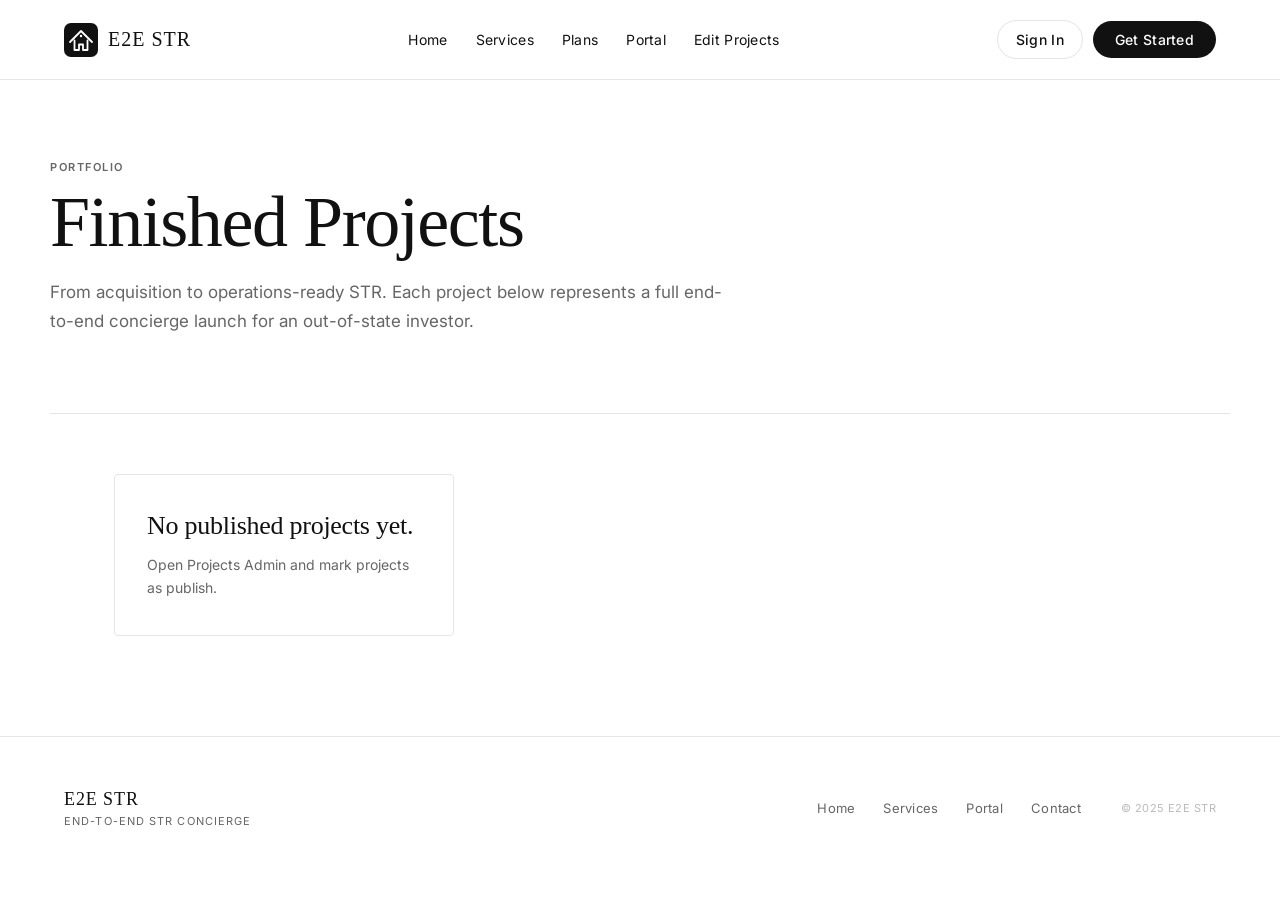
<file: case-studies.html>
<!doctype html>
<html lang="en">
<head>
  <meta charset="utf-8" />
  <meta name="viewport" content="width=device-width, initial-scale=1" />
  <title>Finished Projects | E2E STR</title>
  <link rel="preconnect" href="https://fonts.googleapis.com" />
  <link href="https://fonts.googleapis.com/css2?family=Cormorant+Garant:wght@300;400;500;600&family=Inter:wght@400;500;600&display=swap" rel="stylesheet" />
  <link rel="stylesheet" href="styles.css" />
  <link rel="icon" href="favicon.svg" type="image/svg+xml" />
</head>
<body>
  <header class="site-nav">
    <a class="brand" href="index.html">
      <svg class="brand-mark" width="34" height="34" viewBox="0 0 34 34" fill="none" xmlns="http://www.w3.org/2000/svg"><rect width="34" height="34" rx="7" fill="#111"/><path d="M6 19L17 8L28 19" stroke="white" stroke-width="1.8" stroke-linecap="round" stroke-linejoin="round"/><path d="M10.5 17.5V27H15V21.5H19V27H23.5V17.5" stroke="white" stroke-width="1.8" stroke-linecap="round" stroke-linejoin="round"/><circle cx="17" cy="13" r="1.2" fill="white"/></svg>
      E2E STR
    </a>
    <nav>
      <a href="index.html">Home</a>
      <a href="services.html">Services</a>
      <a href="plans.html">Plans</a>
      <a href="portal.html">Portal</a>
      <a href="projects-admin.html">Edit Projects</a>
    </nav>
    <div class="nav-actions">
      <a class="nav-signin" href="login.html">Sign In</a>
      <a class="nav-cta" href="plans.html">Get Started</a>
    </div>
  </header>

  <main>
    <section class="cs-hero page-wrap">
      <p class="eyebrow">Portfolio</p>
      <h1>Finished Projects</h1>
      <p class="lead">From acquisition to operations-ready STR. Each project below represents a full end-to-end concierge launch for an out-of-state investor.</p>
    </section>
    <section class="page-wrap" style="padding-bottom: 100px;">
      <div id="projects" class="projects-grid"></div>
    </section>
  </main>

  <footer class="site-footer">
    <div class="footer-inner">
      <div class="footer-brand">
        <span class="footer-name">E2E STR</span>
        <span class="footer-tagline">End-to-End STR Concierge</span>
      </div>
      <nav class="footer-links">
        <a href="index.html">Home</a>
        <a href="index.html#services">Services</a>
        <a href="portal.html">Portal</a>
        <a href="mailto:hello@e2estr.com">Contact</a>
      </nav>
      <span class="footer-copy">&copy; 2025 E2E STR</span>
    </div>
  </footer>

  <script src="auth.js"></script>
  <script src="projects.js"></script>
</body>
</html>
</file>
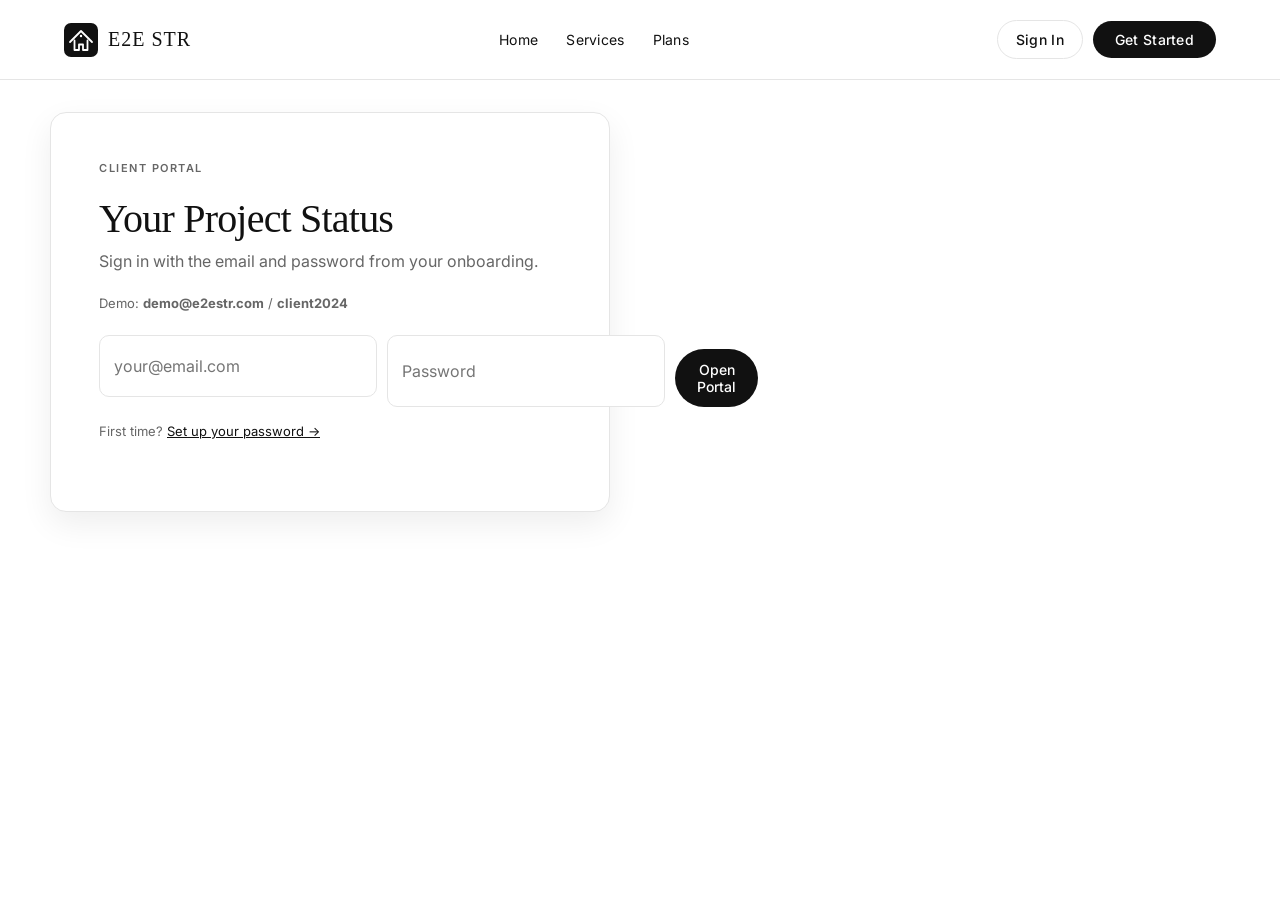
<file: client.html>
<!doctype html>
<html lang="en">
<head>
  <meta charset="utf-8" />
  <meta name="viewport" content="width=device-width, initial-scale=1" />
  <title>Client Portal | E2E STR</title>
  <meta name="robots" content="noindex,nofollow" />
  <link rel="preconnect" href="https://fonts.googleapis.com" />
  <link href="https://fonts.googleapis.com/css2?family=Cormorant+Garant:wght@300;400;500;600&family=Inter:wght@400;500;600&display=swap" rel="stylesheet" />
  <link rel="stylesheet" href="styles.css" />
  <link rel="icon" href="favicon.svg" type="image/svg+xml" />
</head>
<body data-page="client">

  <header class="site-nav">
    <a class="brand" href="index.html">
      <svg class="brand-mark" width="34" height="34" viewBox="0 0 34 34" fill="none" xmlns="http://www.w3.org/2000/svg"><rect width="34" height="34" rx="7" fill="#111"/><path d="M6 19L17 8L28 19" stroke="white" stroke-width="1.8" stroke-linecap="round" stroke-linejoin="round"/><path d="M10.5 17.5V27H15V21.5H19V27H23.5V17.5" stroke="white" stroke-width="1.8" stroke-linecap="round" stroke-linejoin="round"/><circle cx="17" cy="13" r="1.2" fill="white"/></svg>
      E2E STR
    </a>
    <nav>
      <a href="index.html">Home</a>
      <a href="services.html">Services</a>
      <a href="plans.html">Plans</a>
    </nav>
    <div class="nav-actions">
      <a class="nav-signin" href="login.html">Sign In</a>
      <a class="nav-cta" href="plans.html">Get Started</a>
    </div>
  </header>

  <main class="app-shell client-shell">

    <!-- Login -->
    <section id="login" class="login-card">
      <p class="eyebrow">Client Portal</p>
      <h1>Your Project Status</h1>
      <p>Sign in with the email and password from your onboarding.</p>
      <p style="color:var(--muted);font-size:13px;">Demo: <strong>demo@e2estr.com</strong> / <strong>client2024</strong></p>
      <form id="loginForm" novalidate>
        <input id="cpEmail" type="email" placeholder="your@email.com" autocomplete="email" required style="margin-bottom:10px;" />
        <input id="cpPassword" type="password" placeholder="Password" autocomplete="current-password" required />
        <p id="cpError" style="color:#991b1b;font-size:13px;margin:8px 0 0;display:none;"></p>
        <button class="button primary" type="submit" style="margin-top:14px;">Open Portal</button>
      </form>
      <p style="margin-top:16px;font-size:13px;color:var(--muted);">
        First time? <a href="login.html#setup" style="color:var(--dark);text-decoration:underline;">Set up your password &rarr;</a>
      </p>
    </section>

    <!-- App -->
    <section id="app" class="hidden">
      <div class="cp-shell">

        <!-- Project header -->
        <div style="margin-bottom:8px;">
          <p class="eyebrow">Client Dashboard</p>
          <h1 id="projectName" style="margin-bottom:8px;"></h1>
          <p id="projectSubtitle" style="color:var(--muted);font-size:14px;margin:0;"></p>
        </div>

        <!-- Stage stepper -->
        <div id="clientStageStepper"></div>

        <!-- Primary card: action needed OR all clear -->
        <div id="clientPrimaryCard"></div>

        <!-- Stage summary cards -->
        <div id="clientStageSummary" class="cp-stage-grid"></div>

        <!-- Detail tabs -->
        <div class="cp-detail-tabs">
          <nav class="cp-tab-nav">
            <button class="cp-tab-btn active" data-cp-tab="timeline">Timeline</button>
            <button class="cp-tab-btn" data-cp-tab="budget">Budget</button>
            <button class="cp-tab-btn" data-cp-tab="details">Project Details</button>
          </nav>
          <div id="cp-panel-timeline" class="cp-tab-panel active">
            <div id="clientStageAccordions"></div>
          </div>
          <div id="cp-panel-budget" class="cp-tab-panel">
            <div id="clientBudgetContent"></div>
          </div>
          <div id="cp-panel-details" class="cp-tab-panel">
            <div id="clientDetailsContent"></div>
          </div>
        </div>

      </div>
    </section>

  </main>

  <script src="auth.js"></script>
  <script src="app.js"></script>
</body>
</html>
</file>
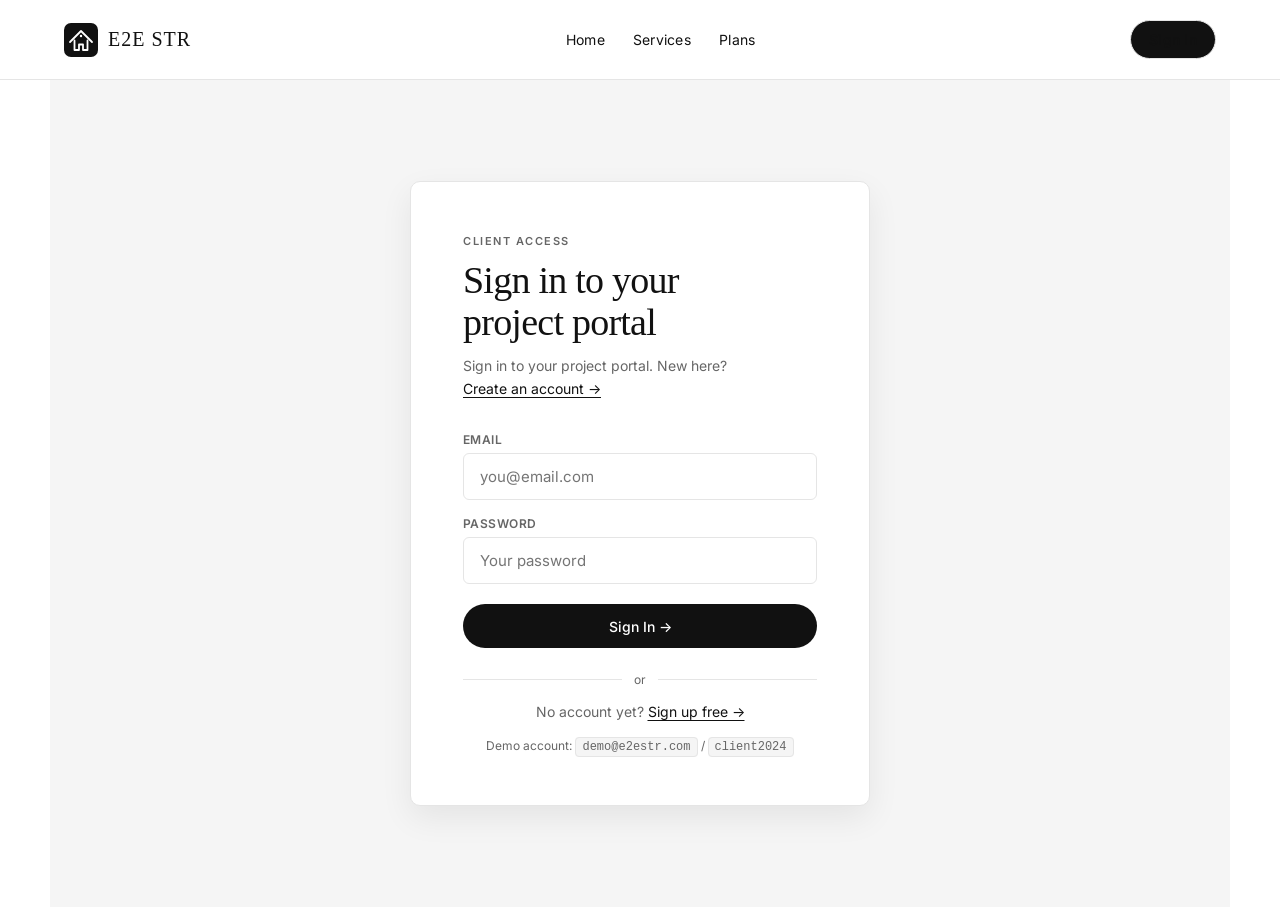
<file: login.html>
<!doctype html>
<html lang="en">
<head>
  <meta charset="utf-8" />
  <meta name="viewport" content="width=device-width, initial-scale=1" />
  <title>Sign In | E2E STR</title>
  <meta name="robots" content="noindex,nofollow" />
  <link rel="preconnect" href="https://fonts.googleapis.com" />
  <link href="https://fonts.googleapis.com/css2?family=Cormorant+Garant:wght@300;400;500;600&family=Inter:wght@400;500;600&display=swap" rel="stylesheet" />
  <link rel="stylesheet" href="styles.css" />
  <link rel="icon" href="favicon.svg" type="image/svg+xml" />
</head>
<body>

  <header class="site-nav">
    <a class="brand" href="index.html">
      <svg class="brand-mark" width="34" height="34" viewBox="0 0 34 34" fill="none" xmlns="http://www.w3.org/2000/svg">
        <rect width="34" height="34" rx="7" fill="#111"/>
        <path d="M6 19L17 8L28 19" stroke="white" stroke-width="1.8" stroke-linecap="round" stroke-linejoin="round"/>
        <path d="M10.5 17.5V27H15V21.5H19V27H23.5V17.5" stroke="white" stroke-width="1.8" stroke-linecap="round" stroke-linejoin="round"/>
        <circle cx="17" cy="13" r="1.2" fill="white"/>
      </svg>
      E2E STR
    </a>
    <nav>
      <a href="index.html">Home</a>
      <a href="services.html">Services</a>
      <a href="plans.html">Plans</a>
    </nav>
    <a class="nav-signin nav-cta" href="login.html">Sign In</a>
  </header>

  <main class="auth-shell">

    <!-- ── Sign In panel ─────────────────────────────────────────── -->
    <div id="panelSignin" class="auth-card">
      <div class="auth-card-head">
        <p class="eyebrow">Client Access</p>
        <h1 class="auth-title">Sign in to your<br>project portal</h1>
        <p class="auth-sub">Sign in to your project portal. New here? <button class="auth-link-btn" id="toSetup2">Create an account &rarr;</button></p>
      </div>

      <form id="signinForm" novalidate>
        <label class="auth-field">
          <span>Email</span>
          <input id="siEmail" type="email" placeholder="you@email.com" autocomplete="email" required />
        </label>
        <label class="auth-field">
          <span>Password</span>
          <input id="siPassword" type="password" placeholder="Your password" autocomplete="current-password" required />
        </label>
        <p id="siError" class="auth-error hidden"></p>
        <button type="submit" class="button primary auth-submit">Sign In &rarr;</button>
      </form>

      <div class="auth-divider"><span>or</span></div>
      <p class="auth-switch">No account yet? <button class="auth-link-btn" id="toSetup">Sign up free &rarr;</button></p>
      <p class="auth-demo-note">Demo account: <code>demo@e2estr.com</code> / <code>client2024</code></p>
    </div>

    <!-- ── Sign Up panel ────────────────────────────────────────── -->
    <div id="panelSetup" class="auth-card hidden">
      <div class="auth-card-head">
        <p class="eyebrow">Create Account</p>
        <h1 class="auth-title">Sign up for<br>your client portal</h1>
        <p class="auth-sub">Create a free account to track your project. Once you start a project with us, your dashboard will be ready to go.</p>
      </div>

      <form id="setupForm" novalidate>
        <label class="auth-field">
          <span>Full Name</span>
          <input id="suName" type="text" placeholder="Your name" autocomplete="name" required />
        </label>
        <label class="auth-field">
          <span>Email</span>
          <input id="suEmail" type="email" placeholder="you@email.com" autocomplete="email" required />
        </label>
        <label class="auth-field">
          <span>Password</span>
          <input id="suPassword" type="password" placeholder="At least 8 characters" autocomplete="new-password" required minlength="8" />
        </label>
        <label class="auth-field">
          <span>Confirm password</span>
          <input id="suConfirm" type="password" placeholder="Repeat password" autocomplete="new-password" required />
        </label>
        <p id="suError" class="auth-error hidden"></p>
        <button type="submit" class="button primary auth-submit">Create Account &rarr;</button>
      </form>

      <p class="auth-switch"><button class="auth-link-btn" id="toSignin">&larr; Back to sign in</button></p>
    </div>

    <!-- ── Success panel ─────────────────────────────────────────── -->
    <div id="panelSuccess" class="auth-card hidden">
      <div class="auth-card-head">
        <div class="auth-success-icon">&#10003;</div>
        <h1 class="auth-title" id="successTitle">Welcome back</h1>
        <p id="successMsg" class="auth-sub"></p>
      </div>
      <p id="successRedirect" class="auth-redirect-note">Redirecting you now&hellip;</p>
    </div>

  </main>

  <script src="auth.js"></script>
  <script>
  (function () {
    var panels = {
      signin:  document.getElementById('panelSignin'),
      setup:   document.getElementById('panelSetup'),
      success: document.getElementById('panelSuccess')
    };

    function show(name) {
      Object.keys(panels).forEach(function (k) {
        panels[k].classList.toggle('hidden', k !== name);
      });
    }

    /* ── Sign In ──────────────────────────────────────────────────── */
    document.getElementById('signinForm').addEventListener('submit', function (e) {
      e.preventDefault();
      var email    = document.getElementById('siEmail').value.trim();
      var password = document.getElementById('siPassword').value;
      var errEl    = document.getElementById('siError');

      var result = E2EAuth.login(email, password);

      if (result.ok) {
        var user = result.user;
        document.getElementById('successTitle').textContent =
          'Welcome' + (user.name ? ', ' + user.name.split(' ')[0] : '') + '.';
        document.getElementById('successMsg').textContent =
          'Taking you to your portal now.';
        show('success');
        setTimeout(function () { window.location.href = 'client.html'; }, 1400);
        return;
      }

      errEl.classList.remove('hidden');
      if (result.reason === 'no_account') {
        errEl.textContent = "We don't have an account for that email. If you're a new client, check your onboarding email — or view our plans below.";
      } else if (result.reason === 'needs_setup') {
        errEl.textContent = 'This account hasn\'t been set up yet. Click "Set up your account" below to create your password.';
      } else {
        errEl.textContent = 'Incorrect password. Please try again.';
      }
    });

    /* ── Sign Up ──────────────────────────────────────────────────── */
    document.getElementById('setupForm').addEventListener('submit', function (e) {
      e.preventDefault();
      var name     = document.getElementById('suName').value.trim();
      var email    = document.getElementById('suEmail').value.trim();
      var pass     = document.getElementById('suPassword').value;
      var confirm  = document.getElementById('suConfirm').value;
      var errEl    = document.getElementById('suError');

      errEl.classList.add('hidden');

      if (!name) {
        errEl.textContent = 'Please enter your name.';
        errEl.classList.remove('hidden');
        return;
      }
      if (pass.length < 8) {
        errEl.textContent = 'Password must be at least 8 characters.';
        errEl.classList.remove('hidden');
        return;
      }
      if (pass !== confirm) {
        errEl.textContent = 'Passwords do not match.';
        errEl.classList.remove('hidden');
        return;
      }

      // If they already have an account (e.g. paying client), just set/update password
      var existing = E2EAuth.findUser(email);
      if (existing) {
        E2EAuth.setPassword(email, pass);
        E2EAuth.setSession(existing);
        document.getElementById('successTitle').textContent =
          'Welcome back' + (existing.name ? ', ' + existing.name.split(' ')[0] : '') + '.';
        document.getElementById('successMsg').textContent = 'Taking you to your portal now.';
        show('success');
        setTimeout(function () { window.location.href = 'client.html'; }, 1400);
        return;
      }

      // Brand new account — anyone can sign up
      E2EAuth.addUser(email, name, 'free');
      E2EAuth.setPassword(email, pass);
      var newUser = E2EAuth.findUser(email);
      E2EAuth.setSession(newUser);

      document.getElementById('successTitle').textContent =
        'Welcome, ' + name.split(' ')[0] + '.';
      document.getElementById('successMsg').textContent =
        'Your account is ready. Taking you to your portal now.';
      show('success');
      setTimeout(function () { window.location.href = 'client.html'; }, 1400);
    });

    /* ── Panel toggles ───────────────────────────────────────────── */
    document.getElementById('toSetup').addEventListener('click',  function () { show('setup'); });
    document.getElementById('toSetup2').addEventListener('click', function () { show('setup'); });
    document.getElementById('toSignin').addEventListener('click', function () { show('signin'); });

    /* ── If already logged in, skip straight through ─────────────── */
    document.addEventListener('DOMContentLoaded', function () {
      var session = E2EAuth.getSession();
      if (session) { window.location.href = 'client.html'; }
    });
  })();
  </script>

</body>
</html>
</file>
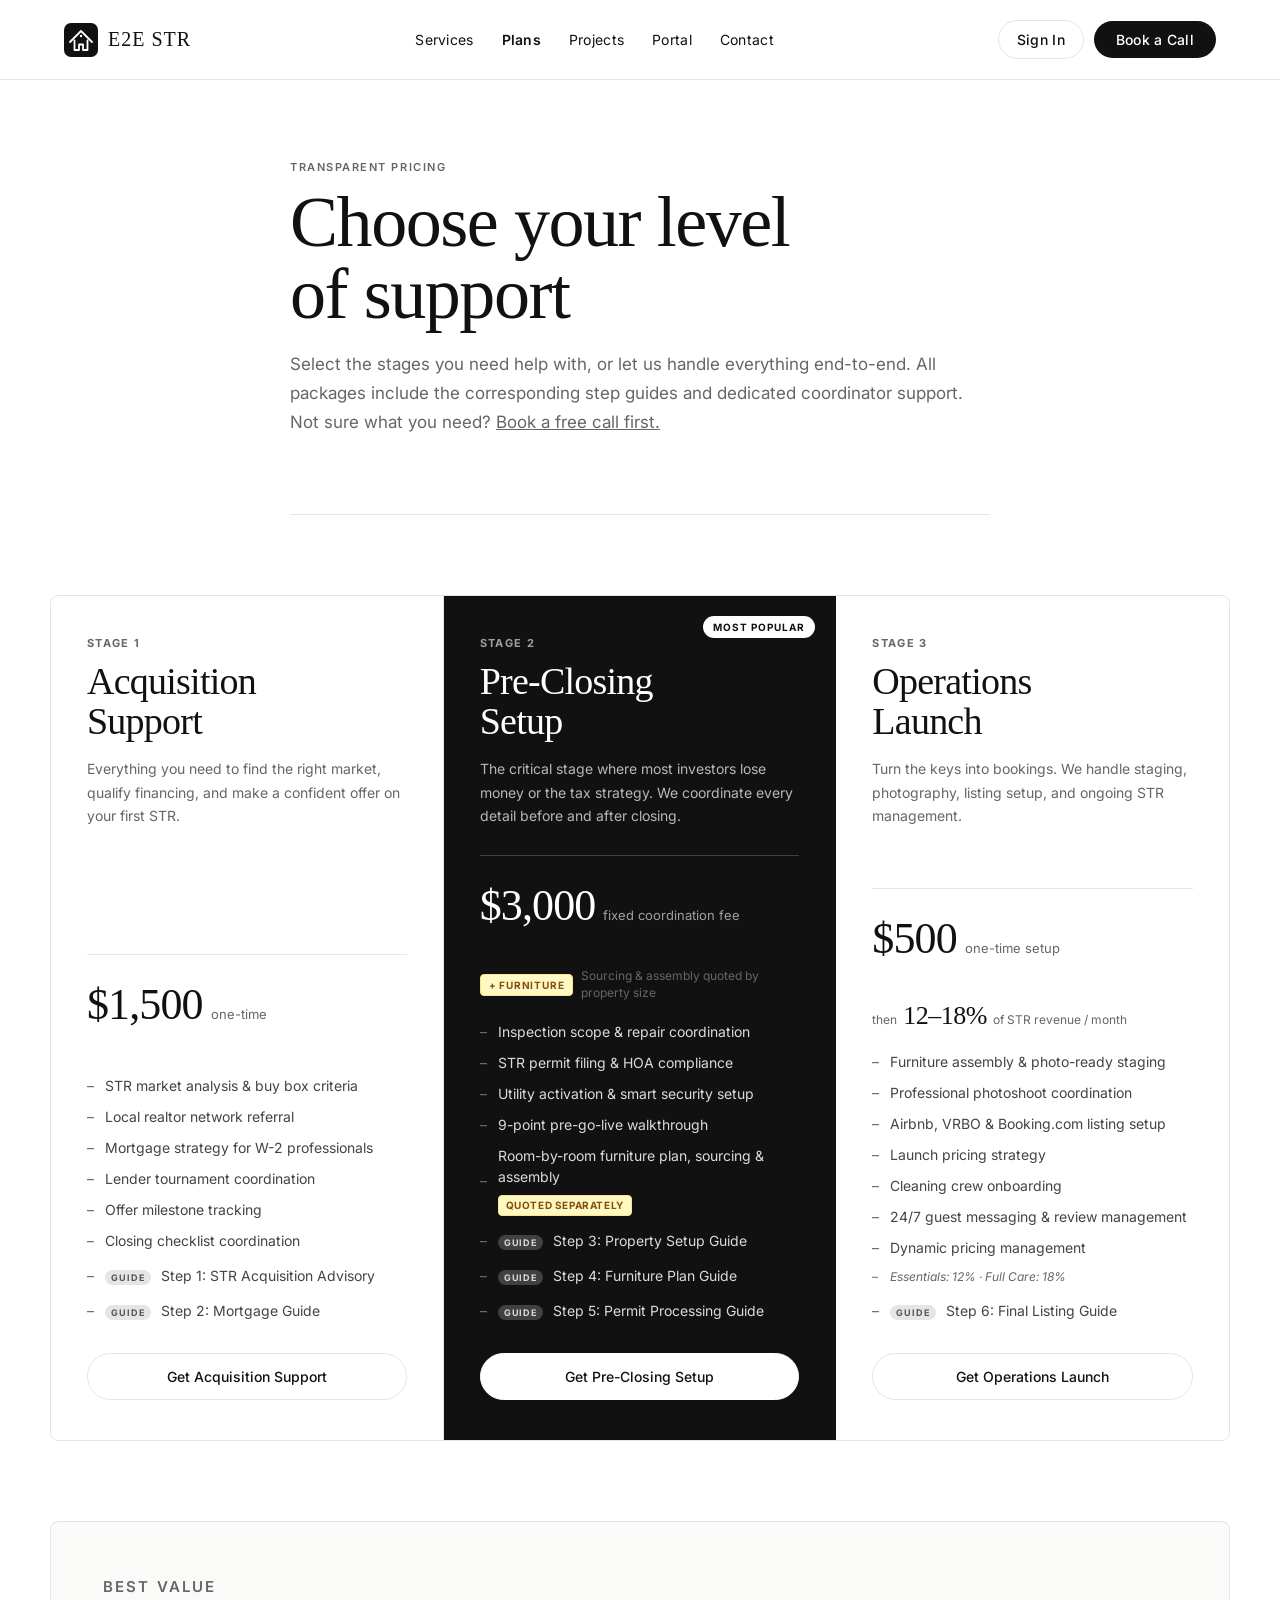
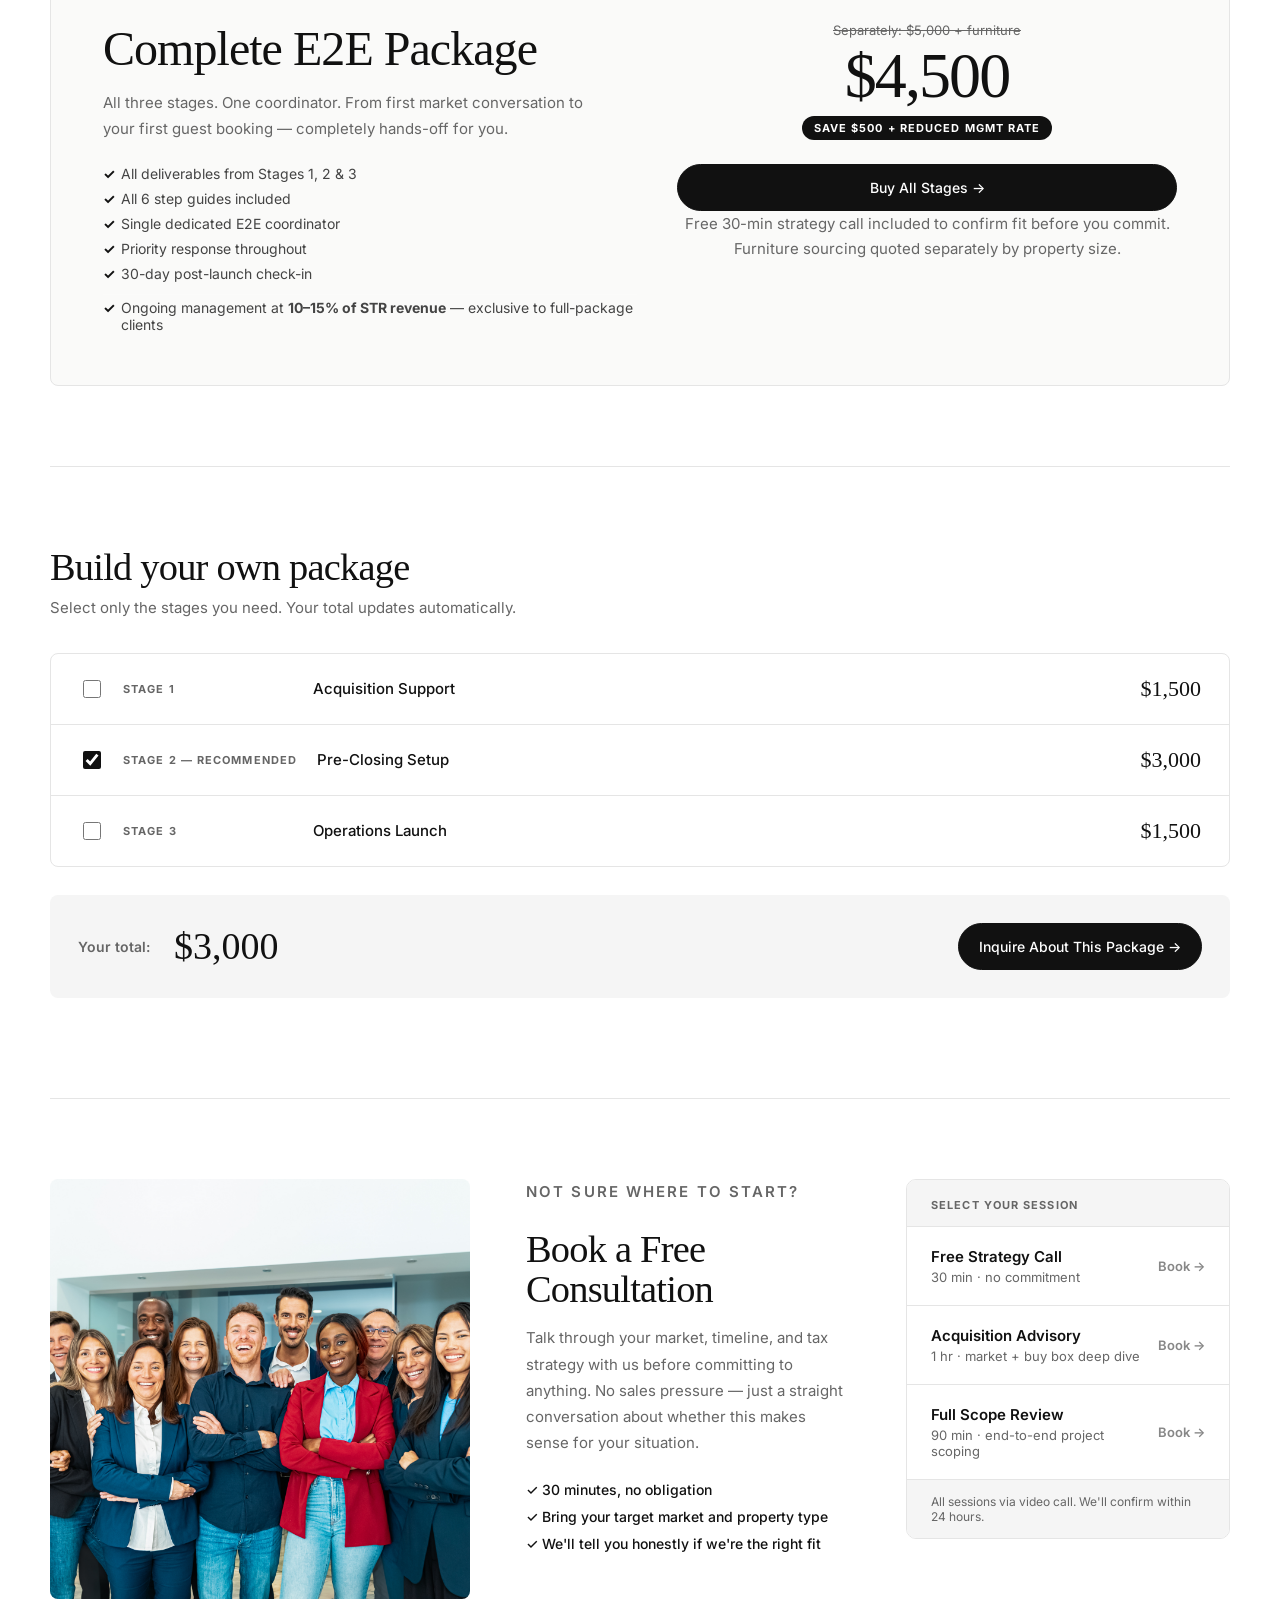
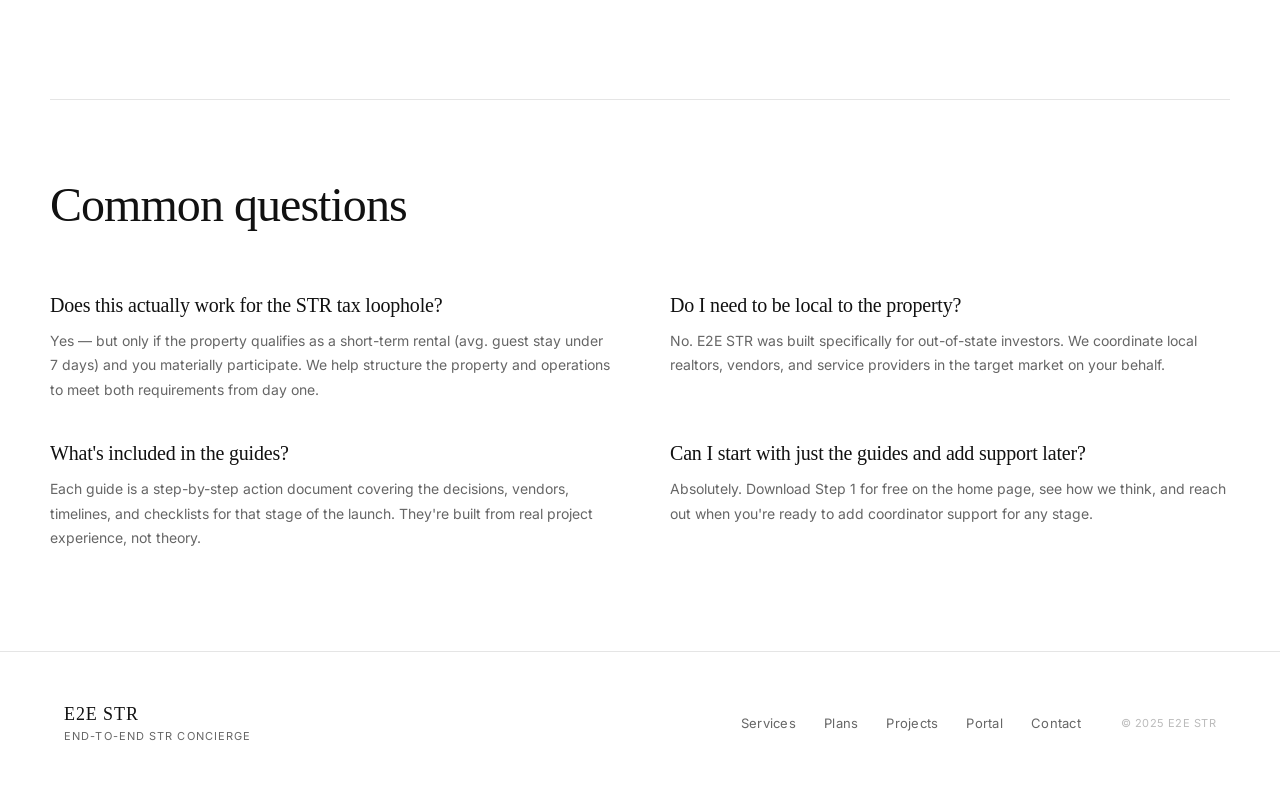
<file: plans.html>
<!doctype html>
<html lang="en">
<head>
  <meta charset="utf-8" />
  <meta name="viewport" content="width=device-width, initial-scale=1" />
  <title>Plans &amp; Pricing | E2E STR</title>
  <meta name="description" content="Transparent pricing for end-to-end STR launch support — acquisition, pre-closing setup, and operations launch." />
  <link rel="preconnect" href="https://fonts.googleapis.com" />
  <link href="https://fonts.googleapis.com/css2?family=Cormorant+Garant:wght@300;400;500;600&family=Inter:wght@400;500;600&display=swap" rel="stylesheet" />
  <link rel="stylesheet" href="styles.css" />
  <link rel="icon" href="favicon.svg" type="image/svg+xml" />
</head>
<body>

  <header class="site-nav">
    <a class="brand" href="index.html">
      <svg class="brand-mark" width="34" height="34" viewBox="0 0 34 34" fill="none" xmlns="http://www.w3.org/2000/svg">
        <rect width="34" height="34" rx="7" fill="#111"/>
        <path d="M6 19L17 8L28 19" stroke="white" stroke-width="1.8" stroke-linecap="round" stroke-linejoin="round"/>
        <path d="M10.5 17.5V27H15V21.5H19V27H23.5V17.5" stroke="white" stroke-width="1.8" stroke-linecap="round" stroke-linejoin="round"/>
        <circle cx="17" cy="13" r="1.2" fill="white"/>
      </svg>
      E2E STR
    </a>
    <nav>
      <a href="services.html">Services</a>
      <a href="plans.html" style="font-weight:600;">Plans</a>
      <a href="case-studies.html">Projects</a>
      <a href="portal.html">Portal</a>
      <a href="mailto:hello@e2estr.com">Contact</a>
    </nav>
    <div class="nav-actions">
      <a class="nav-signin" href="login.html">Sign In</a>
      <a class="nav-cta" href="#consult">Book a Call</a>
    </div>
  </header>

  <main>

    <!-- ── Pricing hero ───────────────────────────────────────────── -->
    <section class="pricing-hero page-wrap">
      <p class="eyebrow">Transparent Pricing</p>
      <h1>Choose your level<br>of support</h1>
      <p class="lead">Select the stages you need help with, or let us handle everything end-to-end. All packages include the corresponding step guides and dedicated coordinator support. Not sure what you need? <a href="#consult" style="text-decoration:underline;">Book a free call first.</a></p>
    </section>

    <!-- ── Pricing cards ──────────────────────────────────────────── -->
    <section class="pricing-section page-wrap">
      <div class="pricing-grid">

        <!-- Stage 1: Acquisition -->
        <div class="pricing-card">
          <div class="pricing-card-top">
            <p class="pricing-stage">Stage 1</p>
            <h2 class="pricing-name">Acquisition<br>Support</h2>
            <p class="pricing-desc">Everything you need to find the right market, qualify financing, and make a confident offer on your first STR.</p>
          </div>
          <div class="pricing-price-row">
            <span class="pricing-price">$1,500</span>
            <span class="pricing-cadence">one-time</span>
          </div>
          <ul class="pricing-features">
            <li>STR market analysis &amp; buy box criteria</li>
            <li>Local realtor network referral</li>
            <li>Mortgage strategy for W-2 professionals</li>
            <li>Lender tournament coordination</li>
            <li>Offer milestone tracking</li>
            <li>Closing checklist coordination</li>
            <li class="feature-guide"><span class="guide-tag">Guide</span> Step 1: STR Acquisition Advisory</li>
            <li class="feature-guide"><span class="guide-tag">Guide</span> Step 2: Mortgage Guide</li>
          </ul>
          <a href="mailto:hello@e2estr.com?subject=Acquisition Support Package" class="pricing-cta secondary-cta">Get Acquisition Support</a>
        </div>

        <!-- Stage 2: Pre-Closing (Hero) -->
        <div class="pricing-card featured-card">
          <div class="featured-badge">Most Popular</div>
          <div class="pricing-card-top">
            <p class="pricing-stage">Stage 2</p>
            <h2 class="pricing-name">Pre&#8209;Closing<br>Setup</h2>
            <p class="pricing-desc">The critical stage where most investors lose money or the tax strategy. We coordinate every detail before and after closing.</p>
          </div>
          <div class="pricing-price-row">
            <span class="pricing-price">$3,000</span>
            <span class="pricing-cadence">fixed coordination fee</span>
          </div>
          <div class="pricing-furniture-note">
            <span class="furniture-tag">+ Furniture</span>
            Sourcing &amp; assembly quoted by property size
          </div>
          <ul class="pricing-features">
            <li>Inspection scope &amp; repair coordination</li>
            <li>STR permit filing &amp; HOA compliance</li>
            <li>Utility activation &amp; smart security setup</li>
            <li>9-point pre-go-live walkthrough</li>
            <li class="feature-variable">Room-by-room furniture plan, sourcing &amp; assembly <span class="variable-tag">quoted separately</span></li>
            <li class="feature-guide"><span class="guide-tag">Guide</span> Step 3: Property Setup Guide</li>
            <li class="feature-guide"><span class="guide-tag">Guide</span> Step 4: Furniture Plan Guide</li>
            <li class="feature-guide"><span class="guide-tag">Guide</span> Step 5: Permit Processing Guide</li>
          </ul>
          <a href="mailto:hello@e2estr.com?subject=Pre-Closing Setup Package" class="pricing-cta primary-cta">Get Pre-Closing Setup</a>
        </div>

        <!-- Stage 3: Operations Launch -->
        <div class="pricing-card">
          <div class="pricing-card-top">
            <p class="pricing-stage">Stage 3</p>
            <h2 class="pricing-name">Operations<br>Launch</h2>
            <p class="pricing-desc">Turn the keys into bookings. We handle staging, photography, listing setup, and ongoing STR management.</p>
          </div>
          <div class="pricing-price-row">
            <span class="pricing-price">$500</span>
            <span class="pricing-cadence">one-time setup</span>
          </div>
          <div class="pricing-ongoing-row">
            <span class="pricing-ongoing-label">then</span>
            <span class="pricing-ongoing-rate">12&ndash;18%</span>
            <span class="pricing-ongoing-of">of STR revenue / month</span>
          </div>
          <ul class="pricing-features">
            <li>Furniture assembly &amp; photo-ready staging</li>
            <li>Professional photoshoot coordination</li>
            <li>Airbnb, VRBO &amp; Booking.com listing setup</li>
            <li>Launch pricing strategy</li>
            <li>Cleaning crew onboarding</li>
            <li>24/7 guest messaging &amp; review management</li>
            <li>Dynamic pricing management</li>
            <li class="feature-note">Essentials: 12% &middot; Full Care: 18%</li>
            <li class="feature-guide"><span class="guide-tag">Guide</span> Step 6: Final Listing Guide</li>
          </ul>
          <a href="mailto:hello@e2estr.com?subject=Operations Launch Package" class="pricing-cta secondary-cta">Get Operations Launch</a>
        </div>

      </div>
    </section>

    <!-- ── Buy All banner ─────────────────────────────────────────── -->
    <section class="bundle-section page-wrap">
      <div class="bundle-card">
        <div class="bundle-left">
          <p class="eyebrow">Best Value</p>
          <h2>Complete E2E Package</h2>
          <p>All three stages. One coordinator. From first market conversation to your first guest booking — completely hands-off for you.</p>
          <ul class="bundle-features">
            <li>All deliverables from Stages 1, 2 &amp; 3</li>
            <li>All 6 step guides included</li>
            <li>Single dedicated E2E coordinator</li>
            <li>Priority response throughout</li>
            <li>30-day post-launch check-in</li>
            <li class="bundle-feature-highlight">Ongoing management at <strong>10&ndash;15% of STR revenue</strong> — exclusive to full-package clients</li>
          </ul>
        </div>
        <div class="bundle-right">
          <div class="bundle-price-block">
            <div class="bundle-was">Separately: $5,000 + furniture</div>
            <div class="bundle-price">$4,500</div>
            <div class="bundle-save">Save $500 + reduced mgmt rate</div>
            <a href="mailto:hello@e2estr.com?subject=Complete E2E Package" class="pricing-cta primary-cta bundle-cta">Buy All Stages &rarr;</a>
            <p class="bundle-note">Free 30-min strategy call included to confirm fit before you commit. Furniture sourcing quoted separately by property size.</p>
          </div>
        </div>
      </div>
    </section>

    <!-- ── Build your own ────────────────────────────────────────── -->
    <section class="builder-section page-wrap">
      <div class="builder-header">
        <h2>Build your own package</h2>
        <p>Select only the stages you need. Your total updates automatically.</p>
      </div>
      <div class="builder-grid">
        <label class="builder-item">
          <input type="checkbox" class="builder-check" value="1500" data-label="Acquisition Support" />
          <div class="builder-item-content">
            <span class="builder-stage">Stage 1</span>
            <span class="builder-item-name">Acquisition Support</span>
            <span class="builder-item-price">$1,500</span>
          </div>
        </label>
        <label class="builder-item">
          <input type="checkbox" class="builder-check" value="3000" data-label="Pre-Closing Setup" checked />
          <div class="builder-item-content">
            <span class="builder-stage">Stage 2 — Recommended</span>
            <span class="builder-item-name">Pre-Closing Setup</span>
            <span class="builder-item-price">$3,000</span>
          </div>
        </label>
        <label class="builder-item">
          <input type="checkbox" class="builder-check" value="1500" data-label="Operations Launch" />
          <div class="builder-item-content">
            <span class="builder-stage">Stage 3</span>
            <span class="builder-item-name">Operations Launch</span>
            <span class="builder-item-price">$1,500</span>
          </div>
        </label>
      </div>
      <div class="builder-total-row">
        <span class="builder-total-label">Your total:</span>
        <span class="builder-total-value" id="builderTotal">$3,000</span>
        <a id="builderCta" href="mailto:hello@e2estr.com?subject=Custom Package Inquiry" class="pricing-cta primary-cta builder-submit">Inquire About This Package &rarr;</a>
      </div>
    </section>

    <!-- ── Consultation CTA ───────────────────────────────────────── -->
    <section class="consult-band page-wrap" id="consult">
      <div class="consult-band-inner">
        <div class="consult-band-photo">
          <img src="images/team.jpeg" alt="E2E STR team" />
        </div>
        <div class="consult-band-left">
          <p class="eyebrow">Not sure where to start?</p>
          <h2>Book a Free Consultation</h2>
          <p>Talk through your market, timeline, and tax strategy with us before committing to anything. No sales pressure — just a straight conversation about whether this makes sense for your situation.</p>
          <ul class="consult-band-points">
            <li>&#10003; 30 minutes, no obligation</li>
            <li>&#10003; Bring your target market and property type</li>
            <li>&#10003; We'll tell you honestly if we're the right fit</li>
          </ul>
        </div>
        <div class="consult-band-right">
          <div class="consult-appt-card">
            <p class="consult-appt-label">Select your session</p>
            <div class="consult-appt-list">
              <a href="mailto:hello@e2estr.com?subject=Free Strategy Call — 30 min" class="consult-appt-item">
                <div class="consult-appt-info">
                  <strong>Free Strategy Call</strong>
                  <span>30 min &middot; no commitment</span>
                </div>
                <span class="consult-appt-arrow">Book &rarr;</span>
              </a>
              <a href="mailto:hello@e2estr.com?subject=Acquisition Advisory Session — 1 hr" class="consult-appt-item">
                <div class="consult-appt-info">
                  <strong>Acquisition Advisory</strong>
                  <span>1 hr &middot; market + buy box deep dive</span>
                </div>
                <span class="consult-appt-arrow">Book &rarr;</span>
              </a>
              <a href="mailto:hello@e2estr.com?subject=Full Scope Review — 90 min" class="consult-appt-item">
                <div class="consult-appt-info">
                  <strong>Full Scope Review</strong>
                  <span>90 min &middot; end-to-end project scoping</span>
                </div>
                <span class="consult-appt-arrow">Book &rarr;</span>
              </a>
            </div>
            <p class="consult-appt-note">All sessions via video call. We'll confirm within 24 hours.</p>
          </div>
        </div>
      </div>
    </section>

    <!-- ── FAQ ───────────────────────────────────────────────────── -->
    <section class="faq-section page-wrap">
      <h2 class="section-heading">Common questions</h2>
      <div class="faq-grid">
        <div class="faq-item">
          <h3>Does this actually work for the STR tax loophole?</h3>
          <p>Yes — but only if the property qualifies as a short-term rental (avg. guest stay under 7 days) and you materially participate. We help structure the property and operations to meet both requirements from day one.</p>
        </div>
        <div class="faq-item">
          <h3>Do I need to be local to the property?</h3>
          <p>No. E2E STR was built specifically for out-of-state investors. We coordinate local realtors, vendors, and service providers in the target market on your behalf.</p>
        </div>
        <div class="faq-item">
          <h3>What's included in the guides?</h3>
          <p>Each guide is a step-by-step action document covering the decisions, vendors, timelines, and checklists for that stage of the launch. They're built from real project experience, not theory.</p>
        </div>
        <div class="faq-item">
          <h3>Can I start with just the guides and add support later?</h3>
          <p>Absolutely. Download Step 1 for free on the home page, see how we think, and reach out when you're ready to add coordinator support for any stage.</p>
        </div>
      </div>
    </section>

  </main>

  <footer class="site-footer">
    <div class="footer-inner">
      <div class="footer-brand">
        <span class="footer-name">E2E STR</span>
        <span class="footer-tagline">End-to-End STR Concierge</span>
      </div>
      <nav class="footer-links">
        <a href="services.html">Services</a>
        <a href="plans.html">Plans</a>
        <a href="case-studies.html">Projects</a>
        <a href="portal.html">Portal</a>
        <a href="mailto:hello@e2estr.com">Contact</a>
      </nav>
      <span class="footer-copy">&copy; 2025 E2E STR</span>
    </div>
  </footer>

  <script src="auth.js"></script>
  <script>
  (function(){
    var checks = document.querySelectorAll('.builder-check');
    var totalEl = document.getElementById('builderTotal');
    var ctaEl = document.getElementById('builderCta');

    function update(){
      var total = 0;
      var selected = [];
      checks.forEach(function(c){
        if(c.checked){
          total += Number(c.value);
          selected.push(c.dataset.label);
        }
      });
      totalEl.textContent = total === 0 ? '$0' : '$' + total.toLocaleString();
      var subject = selected.length
        ? 'Custom Package: ' + selected.join(' + ')
        : 'Custom Package Inquiry';
      ctaEl.href = 'mailto:hello@e2estr.com?subject=' + encodeURIComponent(subject);
    }

    checks.forEach(function(c){ c.addEventListener('change', update); });
    update();
  })();
  </script>

</body>
</html>
</file>
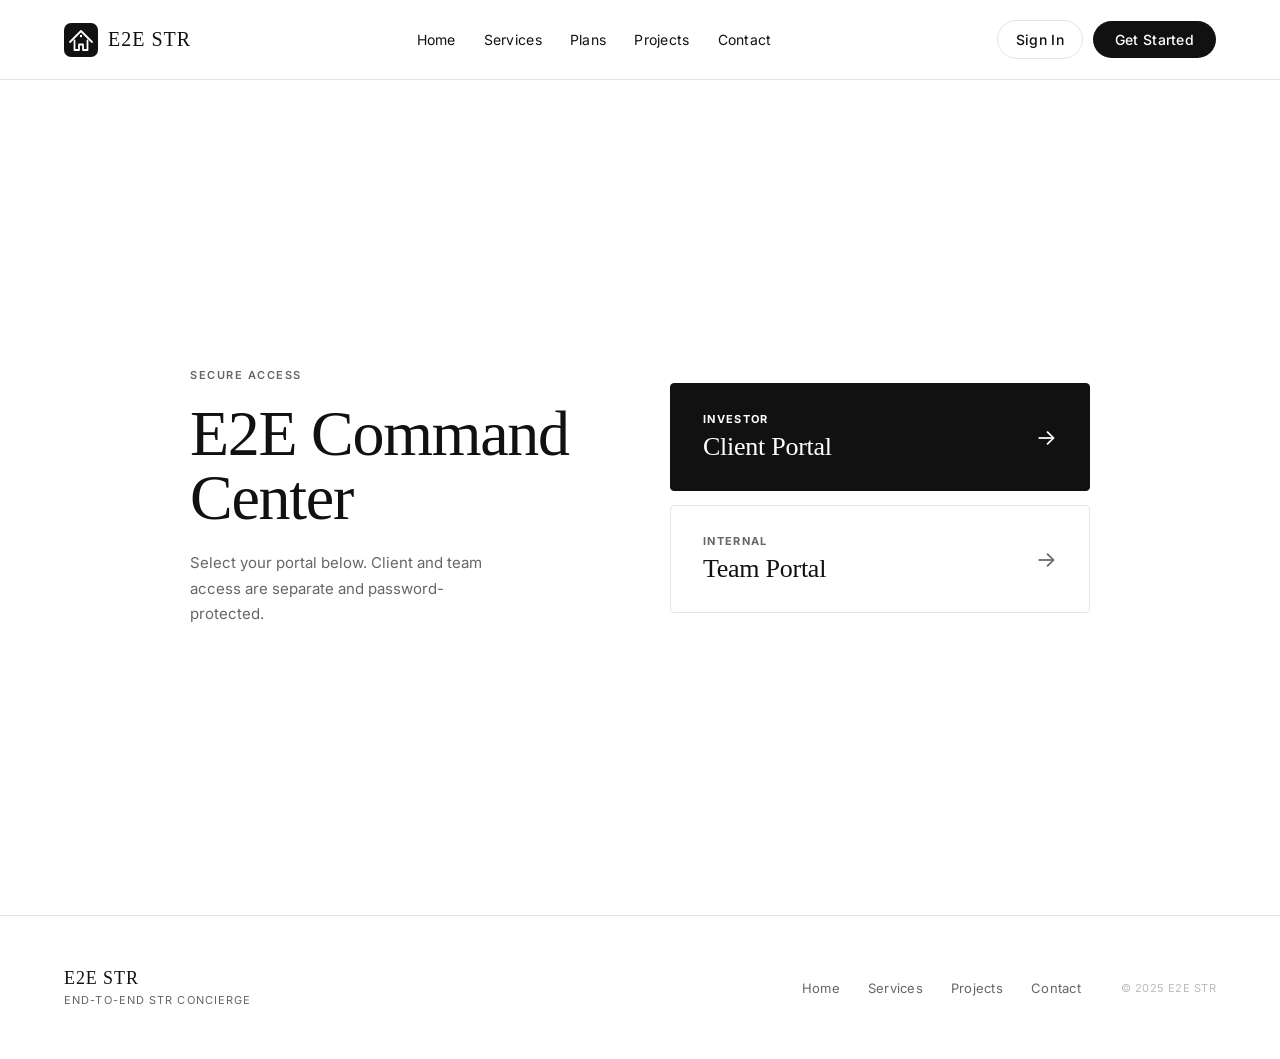
<file: portal.html>
<!doctype html>
<html lang="en">
<head>
  <meta charset="utf-8" />
  <meta name="viewport" content="width=device-width, initial-scale=1" />
  <title>E2E STR Portal</title>
  <link rel="preconnect" href="https://fonts.googleapis.com" />
  <link href="https://fonts.googleapis.com/css2?family=Cormorant+Garant:wght@300;400;500;600&family=Inter:wght@400;500;600&display=swap" rel="stylesheet" />
  <link rel="stylesheet" href="styles.css" />
  <link rel="icon" href="favicon.svg" type="image/svg+xml" />
</head>
<body>
  <header class="site-nav">
    <a class="brand" href="index.html">
      <svg class="brand-mark" width="34" height="34" viewBox="0 0 34 34" fill="none" xmlns="http://www.w3.org/2000/svg"><rect width="34" height="34" rx="7" fill="#111"/><path d="M6 19L17 8L28 19" stroke="white" stroke-width="1.8" stroke-linecap="round" stroke-linejoin="round"/><path d="M10.5 17.5V27H15V21.5H19V27H23.5V17.5" stroke="white" stroke-width="1.8" stroke-linecap="round" stroke-linejoin="round"/><circle cx="17" cy="13" r="1.2" fill="white"/></svg>
      E2E STR
    </a>
    <nav>
      <a href="index.html">Home</a>
      <a href="services.html">Services</a>
      <a href="plans.html">Plans</a>
      <a href="case-studies.html">Projects</a>
      <a href="mailto:hello@e2estr.com">Contact</a>
    </nav>
    <div class="nav-actions">
      <a class="nav-signin" href="login.html">Sign In</a>
      <a class="nav-cta" href="plans.html">Get Started</a>
    </div>
  </header>

  <main class="portal-choice">
    <div class="portal-entrance">
      <div class="portal-entrance-left">
        <p class="eyebrow">Secure Access</p>
        <h1>E2E Command Center</h1>
        <p class="portal-desc">Select your portal below. Client and team access are separate and password-protected.</p>
      </div>
      <div class="portal-cards">
        <a class="portal-card primary-card" href="client.html">
          <div>
            <div class="portal-card-label">Investor</div>
            <div class="portal-card-title">Client Portal</div>
          </div>
          <span class="portal-card-arrow">→</span>
        </a>
        <a class="portal-card" href="team.html">
          <div>
            <div class="portal-card-label">Internal</div>
            <div class="portal-card-title">Team Portal</div>
          </div>
          <span class="portal-card-arrow">→</span>
        </a>
      </div>
    </div>
  </main>

  <footer class="site-footer">
    <div class="footer-inner">
      <div class="footer-brand">
        <span class="footer-name">E2E STR</span>
        <span class="footer-tagline">End-to-End STR Concierge</span>
      </div>
      <nav class="footer-links">
        <a href="index.html">Home</a>
        <a href="services.html">Services</a>
        <a href="case-studies.html">Projects</a>
        <a href="mailto:hello@e2estr.com">Contact</a>
      </nav>
      <span class="footer-copy">&copy; 2025 E2E STR</span>
    </div>
  </footer>
  <script src="auth.js"></script>
</body>
</html>
</file>
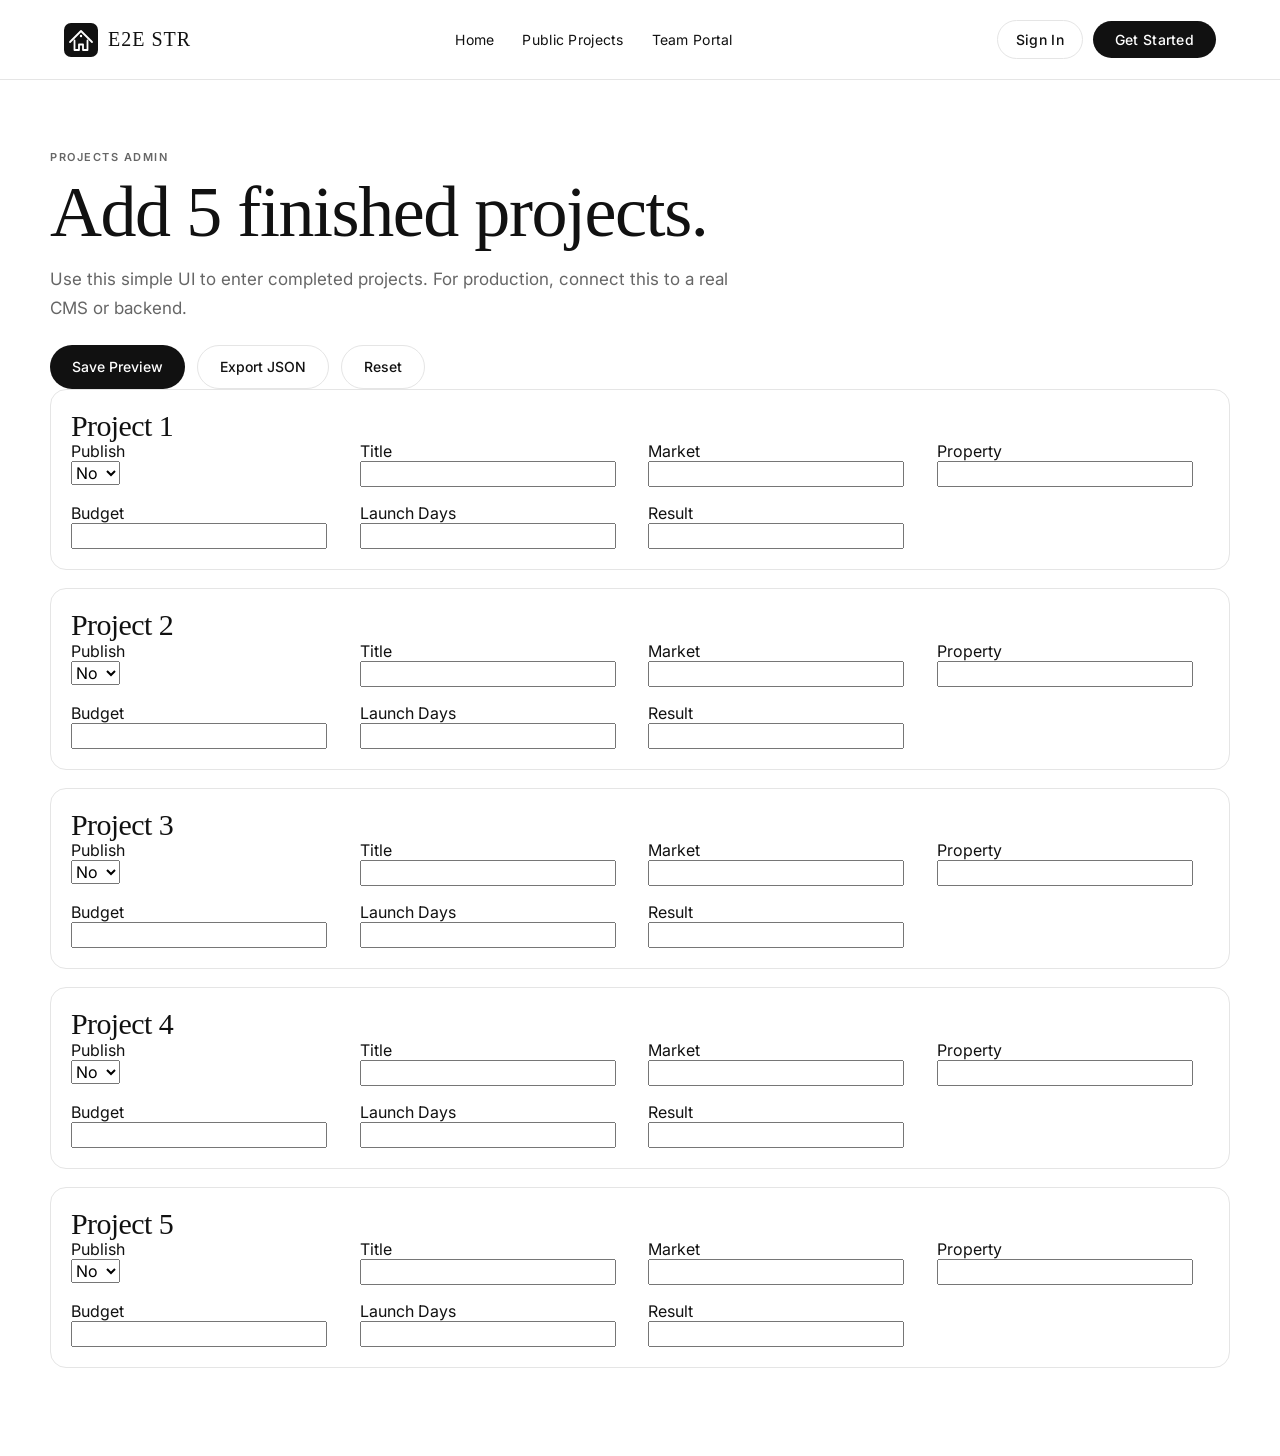
<file: projects-admin.html>
<!doctype html>
<html lang="en">
<head>
  <meta charset="utf-8" />
  <meta name="viewport" content="width=device-width, initial-scale=1" />
  <meta name="robots" content="noindex,nofollow" />
  <title>Projects Admin | E2E STR</title>
  <link rel="preconnect" href="https://fonts.googleapis.com" />
  <link href="https://fonts.googleapis.com/css2?family=Cormorant+Garant:wght@300;400;500;600&family=Inter:wght@400;500;600&display=swap" rel="stylesheet" />
  <link rel="stylesheet" href="styles.css" />
  <link rel="icon" href="favicon.svg" type="image/svg+xml" />
</head>
<body>
  <header class="site-nav">
    <a class="brand" href="index.html">
      <svg class="brand-mark" width="34" height="34" viewBox="0 0 34 34" fill="none" xmlns="http://www.w3.org/2000/svg"><rect width="34" height="34" rx="7" fill="#111"/><path d="M6 19L17 8L28 19" stroke="white" stroke-width="1.8" stroke-linecap="round" stroke-linejoin="round"/><path d="M10.5 17.5V27H15V21.5H19V27H23.5V17.5" stroke="white" stroke-width="1.8" stroke-linecap="round" stroke-linejoin="round"/><circle cx="17" cy="13" r="1.2" fill="white"/></svg>
      E2E STR
    </a>
    <nav>
      <a href="index.html">Home</a>
      <a href="case-studies.html">Public Projects</a>
      <a href="team.html">Team Portal</a>
    </nav>
    <div class="nav-actions">
      <a class="nav-signin" href="login.html">Sign In</a>
      <a class="nav-cta" href="plans.html">Get Started</a>
    </div>
  </header>

  <main>
    <section class="section">
      <p class="eyebrow">Projects Admin</p>
      <h1>Add 5 finished projects.</h1>
      <p class="lead">Use this simple UI to enter completed projects. For production, connect this to a real CMS or backend.</p>
      <div class="hero-actions">
        <button id="saveProjects" class="button primary">Save Preview</button>
        <button id="exportProjects" class="button secondary">Export JSON</button>
        <button id="resetProjects" class="button secondary">Reset</button>
      </div>
      <div id="projectForms"></div>
    </section>
  </main>

  <script src="projects.js"></script>
</body>
</html>
</file>
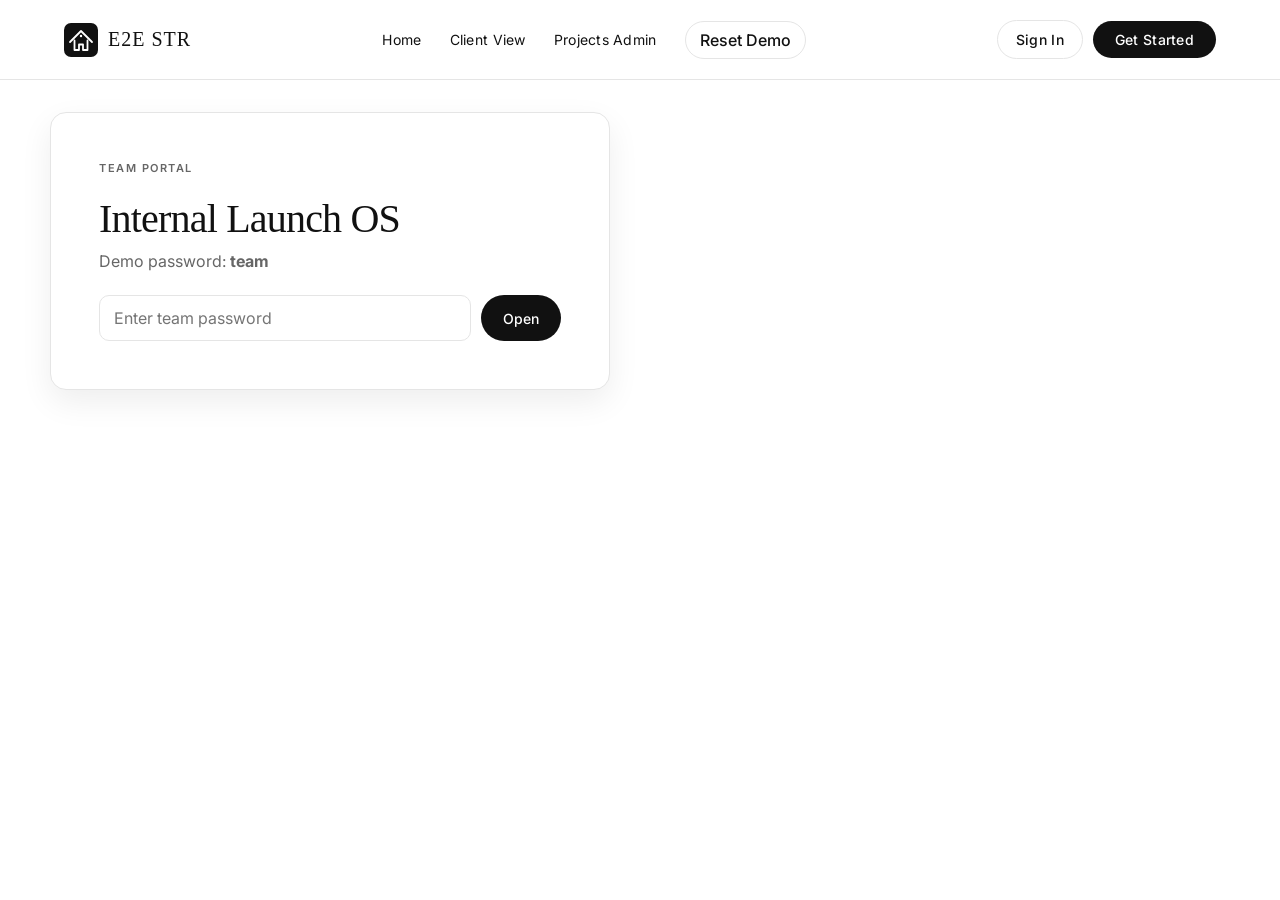
<file: team.html>
<!doctype html>
<html lang="en">
<head>
  <meta charset="utf-8" />
  <meta name="viewport" content="width=device-width, initial-scale=1" />
  <title>Team Portal | E2E STR</title>
  <meta name="robots" content="noindex,nofollow" />
  <link rel="preconnect" href="https://fonts.googleapis.com" />
  <link href="https://fonts.googleapis.com/css2?family=Cormorant+Garant:wght@300;400;500;600&family=Inter:wght@400;500;600&display=swap" rel="stylesheet" />
  <link rel="stylesheet" href="styles.css" />
  <link rel="icon" href="favicon.svg" type="image/svg+xml" />
</head>
<body data-page="team">
  <header class="site-nav app-nav">
    <a class="brand" href="index.html">
      <svg class="brand-mark" width="34" height="34" viewBox="0 0 34 34" fill="none" xmlns="http://www.w3.org/2000/svg"><rect width="34" height="34" rx="7" fill="#111"/><path d="M6 19L17 8L28 19" stroke="white" stroke-width="1.8" stroke-linecap="round" stroke-linejoin="round"/><path d="M10.5 17.5V27H15V21.5H19V27H23.5V17.5" stroke="white" stroke-width="1.8" stroke-linecap="round" stroke-linejoin="round"/><circle cx="17" cy="13" r="1.2" fill="white"/></svg>
      E2E STR
    </a>
    <nav>
      <a href="index.html">Home</a>
      <a href="client.html">Client View</a>
      <a href="projects-admin.html">Projects Admin</a>
      <button id="resetDemo" class="small-button">Reset Demo</button>
    </nav>
    <div class="nav-actions">
      <a class="nav-signin" href="login.html">Sign In</a>
      <a class="nav-cta" href="plans.html">Get Started</a>
    </div>
  </header>

  <main class="app-shell">
    <section id="login" class="login-card">
      <p class="eyebrow">Team Portal</p>
      <h1>Internal Launch OS</h1>
      <p>Demo password: <strong>team</strong></p>
      <form id="loginForm">
        <input id="password" type="password" placeholder="Enter team password" />
        <button class="button primary">Open</button>
      </form>
    </section>

    <section id="app" class="hidden">
      <div class="app-header">
        <div><p class="eyebrow">Internal Command Center</p><h1 id="projectName"></h1><p id="projectSubtitle"></p></div>
        <button id="lockPortal" class="button secondary">Lock</button>
      </div>
      <div id="kpis" class="kpi-grid"></div>

      <div class="portal-layout">
        <aside class="portal-tabs" aria-label="Team portal sections">
          <button class="tab-button active" data-tab="overview">Overview</button>
          <button class="tab-button" data-tab="timeline">Timeline + Gantt</button>
          <button class="tab-button" data-tab="budget">Budget</button>
          <button class="tab-button" data-tab="furnishing">Furnishing</button>
          <button class="tab-button" data-tab="vendors">Vendors</button>
          <button class="tab-button" data-tab="checklists">Checklists</button>
          <button class="tab-button" data-tab="metrics">Metrics / Case Study</button>
          <button class="tab-button" data-tab="data">Data / Export</button>
        </aside>
        <div class="portal-content">
          <section id="tab-overview" class="tab-section active"></section>
          <section id="tab-timeline" class="tab-section"></section>
          <section id="tab-budget" class="tab-section"></section>
          <section id="tab-furnishing" class="tab-section"></section>
          <section id="tab-vendors" class="tab-section"></section>
          <section id="tab-checklists" class="tab-section"></section>
          <section id="tab-metrics" class="tab-section"></section>
          <section id="tab-data" class="tab-section"></section>
        </div>
      </div>
    </section>
  </main>
  <script src="auth.js"></script>
  <script src="app.js"></script>
</body>
</html>
</file>
<file: styles.css>
/* ─── Design tokens ─────────────────────────────────────────────── */
:root {
  --bg: #fff;
  --surface: #fff;
  --dark: #111;
  --muted: #666;
  --line: #e5e5e5;
  --accent: #111;
  --accent2: #444;
  --warn: #b45309;
  --danger: #991b1b;
  --good: #166534;
  --soft: #f5f5f5;
  --shadow: 0 12px 32px rgba(0,0,0,0.07);
  --font-serif: 'Cormorant Garant', Georgia, 'Times New Roman', serif;
  --font-sans: 'Inter', ui-sans-serif, system-ui, -apple-system, sans-serif;
}

/* ─── Reset ─────────────────────────────────────────────────────── */
*, *::before, *::after { box-sizing: border-box; }
body {
  margin: 0;
  background: var(--bg);
  font-family: var(--font-sans);
  color: var(--dark);
}
a { color: inherit; text-decoration: none; }
button, input, select, textarea { font: inherit; }

/* ─── Nav ───────────────────────────────────────────────────────── */
.site-nav {
  position: sticky;
  top: 0;
  z-index: 20;
  display: flex;
  align-items: center;
  justify-content: space-between;
  padding: 20px clamp(20px, 5vw, 64px);
  background: #fff;
  border-bottom: 1px solid var(--line);
}
.brand {
  font-family: var(--font-serif);
  font-size: 20px;
  font-weight: 500;
  letter-spacing: 0.05em;
  color: var(--dark);
  text-decoration: none;
}
.brand span, .brand strong { display: none; }
.site-nav nav {
  display: flex;
  gap: 28px;
  align-items: center;
  flex-wrap: wrap;
}
.site-nav nav a {
  font-size: 14px;
  font-weight: 400;
  color: var(--dark);
  letter-spacing: 0.02em;
}
.site-nav nav a:hover { text-decoration: underline; }
.nav-cta {
  display: inline-flex;
  align-items: center;
  justify-content: center;
  background: var(--dark);
  color: #fff;
  font-size: 14px;
  font-weight: 500;
  padding: 10px 22px;
  border-radius: 999px;
  text-decoration: none;
  letter-spacing: 0.02em;
}
.nav-cta:hover { background: #333; }
.small-button {
  border: 1px solid var(--line);
  background: #fff;
  border-radius: 999px;
  padding: 8px 14px;
  font-weight: 500;
  color: var(--dark);
  cursor: pointer;
}

/* ─── Shared layout ─────────────────────────────────────────────── */
.page-wrap {
  max-width: 1200px;
  margin: 0 auto;
  padding: 0 clamp(20px, 5vw, 64px);
}
main { width: min(1180px, calc(100vw - 32px)); margin: 0 auto; }

/* ─── Typography ────────────────────────────────────────────────── */
.eyebrow {
  margin: 0 0 12px;
  color: var(--muted);
  font-size: 11px;
  font-weight: 600;
  text-transform: uppercase;
  letter-spacing: 0.14em;
}
h1 {
  font-family: var(--font-serif);
  margin: 0;
  font-size: clamp(40px, 6vw, 72px);
  line-height: 1.0;
  letter-spacing: -0.02em;
  font-weight: 400;
}
h2 {
  font-family: var(--font-serif);
  margin: 0;
  font-size: clamp(28px, 4vw, 48px);
  line-height: 1.05;
  letter-spacing: -0.02em;
  font-weight: 400;
}
h3 {
  font-family: var(--font-serif);
  margin: 0 0 10px;
  font-size: clamp(22px, 2.5vw, 32px);
  letter-spacing: -0.01em;
  font-weight: 400;
}
.lead { font-size: 17px; line-height: 1.7; color: var(--muted); max-width: 680px; }

/* ─── Buttons ───────────────────────────────────────────────────── */
.button {
  border: 0;
  border-radius: 999px;
  padding: 12px 22px;
  font-weight: 500;
  cursor: pointer;
  display: inline-flex;
  justify-content: center;
  align-items: center;
  min-height: 44px;
  font-size: 14px;
  text-decoration: none;
}
.primary { background: var(--dark); color: #fff; }
.primary:hover { background: #333; }
.secondary { background: #fff; color: var(--dark); border: 1px solid var(--line); }
.secondary:hover { background: var(--soft); }
.hero-actions { display: flex; gap: 12px; flex-wrap: wrap; margin-top: 22px; }

/* ─── Pill button / text link ───────────────────────────────────── */
.pill-btn {
  display: inline-flex;
  align-items: center;
  justify-content: center;
  background: var(--dark);
  color: #fff;
  font-size: 15px;
  font-weight: 400;
  padding: 14px 36px;
  border-radius: 999px;
  text-decoration: none;
  letter-spacing: 0.04em;
}
.pill-btn:hover { background: #333; }
.text-link {
  font-size: 15px;
  color: var(--dark);
  text-decoration: underline;
  text-underline-offset: 3px;
}
.text-link:hover { color: #555; }

/* ─── Landing: Hero ─────────────────────────────────────────────── */
.hero-full {
  width: 100%;
  height: 90vh;
  min-height: 520px;
  background: #2a2420;
  display: flex;
  align-items: flex-end;
  justify-content: center;
  padding: 0 clamp(20px, 5vw, 64px) 80px;
}
.hero-inner { width: 100%; max-width: 1200px; }
.hero-full h1 {
  font-family: var(--font-serif);
  font-size: clamp(52px, 8vw, 110px);
  font-weight: 400;
  line-height: 0.95;
  letter-spacing: -0.02em;
  color: #fff;
  margin: 0;
}

/* ─── Landing: Split ────────────────────────────────────────────── */
.split-section {
  display: grid;
  grid-template-columns: 1fr 1fr;
  gap: 64px;
  align-items: center;
  padding-top: 100px;
  padding-bottom: 100px;
}
.placeholder-img { background: #e8e3dc; border-radius: 4px; }
.split-img.placeholder-img { height: 520px; }
.split-content h2 { margin: 0 0 24px; color: var(--dark); }
.split-content p { font-size: 16px; line-height: 1.7; color: var(--muted); margin: 0 0 32px; max-width: 420px; }

/* ─── Landing: Services ─────────────────────────────────────────── */
.services-section {
  padding-top: 100px;
  padding-bottom: 100px;
  border-top: 1px solid var(--line);
}
.section-heading { margin: 0 0 64px; color: var(--dark); }
.services-grid {
  display: grid;
  grid-template-columns: repeat(3, 1fr);
  border-top: 1px solid var(--line);
}
.service-item {
  padding: 48px 40px 48px 0;
  border-right: 1px solid var(--line);
}
.service-item:last-child { border-right: none; padding-right: 0; padding-left: 40px; }
.service-item:nth-child(2) { padding-left: 40px; }
.service-item h3 { margin: 0 0 20px; }
.service-item p { font-size: 15px; line-height: 1.65; color: var(--muted); margin: 0 0 24px; }

/* ─── Landing: Consultation ─────────────────────────────────────── */
.consult-section {
  display: grid;
  grid-template-columns: 1fr 1fr;
  gap: 80px;
  align-items: start;
  padding-top: 100px;
  padding-bottom: 100px;
  border-top: 1px solid var(--line);
}
.consult-left h2 { margin: 0 0 20px; }
.consult-left p { font-size: 15px; line-height: 1.65; color: var(--muted); margin: 0 0 32px; }
.consult-img {
  border-radius: 6px;
  overflow: hidden;
  height: 380px;
  margin-top: 28px;
}
.consult-img img {
  width: 100%;
  height: 100%;
  object-fit: cover;
  object-position: center top;
  display: block;
}
.appt-label { font-size: 14px; font-weight: 500; color: var(--dark); letter-spacing: 0.04em; margin: 0 0 20px; }
.appt-list { border: 1px solid var(--line); border-radius: 4px; overflow: hidden; }
.appt-item {
  display: flex;
  align-items: center;
  justify-content: space-between;
  padding: 24px;
  border-bottom: 1px solid var(--line);
}
.appt-item:last-child { border-bottom: none; }
.appt-item strong { display: block; font-size: 16px; font-weight: 600; color: var(--dark); margin-bottom: 4px; }
.appt-item span { display: block; font-size: 14px; color: var(--muted); }
.book-btn {
  display: inline-flex;
  align-items: center;
  justify-content: center;
  background: var(--dark);
  color: #fff;
  font-size: 12px;
  font-weight: 700;
  letter-spacing: 0.1em;
  padding: 10px 20px;
  border-radius: 2px;
  text-decoration: none;
  white-space: nowrap;
}
.book-btn:hover { background: #333; }

/* ─── Generic section (used by case-studies, admin) ─────────────── */
.section { padding: 70px 0; border-top: 1px solid var(--line); }
.section:first-child { border-top: none; }
.cards { display: grid; gap: 16px; margin-top: 24px; }
.cards.four { grid-template-columns: repeat(4, 1fr); }
.cards article {
  background: var(--surface);
  border: 1px solid var(--line);
  border-radius: 16px;
  padding: 22px;
}
.cards p { color: var(--muted); line-height: 1.6; }
.split { display: flex; justify-content: space-between; gap: 24px; align-items: center; }
.split p { color: var(--muted); line-height: 1.65; }

/* ─── Portal choice page ─────────────────────────────────────────── */
.portal-choice { display: grid; place-items: center; min-height: calc(100vh - 80px); }
.login-card {
  width: min(560px, 100%);
  padding: 48px;
  background: var(--surface);
  border: 1px solid var(--line);
  border-radius: 16px;
  box-shadow: var(--shadow);
}
.login-card h1 { font-size: clamp(28px, 4vw, 40px); margin-bottom: 12px; }
.login-card p { color: var(--muted); margin: 0 0 24px; }
.login-card form { display: flex; gap: 10px; margin-top: 20px; }
.login-card input {
  flex: 1;
  padding: 12px 14px;
  border: 1px solid var(--line);
  border-radius: 10px;
  background: #fff;
}

/* ─── App shell (team/client portals) ───────────────────────────── */
.hidden { display: none !important; }
.app-shell { padding: 32px 0 60px; }
.app-nav { position: sticky; top: 0; z-index: 40; }
.app-header { display: flex; justify-content: space-between; gap: 18px; align-items: flex-start; margin-bottom: 20px; }
.app-header h1 { font-size: clamp(28px, 4vw, 48px); }
.app-header p { color: var(--muted); }

/* KPIs */
.kpi-grid { display: grid; grid-template-columns: repeat(4, 1fr); gap: 14px; margin-bottom: 18px; }
.kpi { padding: 18px; border-radius: 14px; background: #fff; border: 1px solid var(--line); }
.kpi small { display: block; color: var(--muted); font-weight: 600; text-transform: uppercase; font-size: 11px; letter-spacing: 0.08em; }
.kpi strong { display: block; font-size: 28px; letter-spacing: -0.04em; margin-top: 5px; font-family: var(--font-serif); }
.kpi span { display: block; color: var(--muted); font-size: 13px; margin-top: 4px; }

/* Panel */
.panel { background: #fff; border: 1px solid var(--line); border-radius: 16px; padding: 20px; margin-bottom: 18px; }
.panel-header { display: flex; justify-content: space-between; gap: 18px; margin-bottom: 18px; align-items: flex-start; }
.panel-header p { margin: 8px 0 0; color: var(--muted); line-height: 1.55; }
.panel h2 { font-size: clamp(20px, 2.5vw, 30px); }

/* Table */
.table-wrap { overflow-x: auto; border: 1px solid var(--line); border-radius: 14px; background: #fff; }
table { width: 100%; border-collapse: collapse; min-width: 1080px; }
th, td { border-bottom: 1px solid var(--line); padding: 10px; text-align: left; vertical-align: top; }
th { font-size: 11px; text-transform: uppercase; letter-spacing: 0.08em; color: var(--muted); background: var(--soft); }
td input, td select { width: 100%; padding: 8px; border: 1px solid var(--line); border-radius: 8px; }
td .small-button { padding: 7px 10px; font-size: 12px; }

/* Stage band */
.stage-band { margin: 18px 0 10px; font-weight: 700; color: #333; text-transform: uppercase; letter-spacing: 0.08em; font-size: 11px; }

/* Gantt */
.gantt-wrap { position: relative; overflow-x: auto; padding: 14px 0 4px; }
.gantt-grid { position: relative; min-width: 980px; border: 1px solid var(--line); border-radius: 16px; background: #fff; overflow: hidden; }
.gantt-dates { display: grid; grid-template-columns: 220px repeat(12, 1fr); background: var(--soft); border-bottom: 1px solid var(--line); font-size: 11px; color: var(--muted); font-weight: 700; text-transform: uppercase; }
.gantt-dates div { padding: 10px; border-right: 1px solid var(--line); }
.gantt-row { display: grid; grid-template-columns: 220px 1fr; min-height: 58px; border-bottom: 1px solid var(--line); }
.gantt-row:last-child { border-bottom: 0; }
.gantt-label { padding: 12px; border-right: 1px solid var(--line); }
.gantt-label strong { display: block; font-size: 14px; }
.gantt-label span { display: block; margin-top: 4px; font-size: 12px; color: var(--muted); }
.gantt-track { position: relative; background: linear-gradient(90deg, rgba(229,229,229,.6) 1px, transparent 1px); background-size: calc(100%/12) 100%; }
.gantt-bar { position: absolute; top: 17px; height: 20px; border-radius: 999px; background: var(--dark); }
.gantt-bar.acquisition { background: #2563eb; }
.gantt-bar.setup { background: #7c3aed; }
.gantt-bar.security { background: #dc2626; }
.gantt-bar.operations { background: #0f766e; }
.gantt-bar.improvements { background: #ea580c; }
.gantt-bar.furnishing { background: #7c3aed; }
.gantt-bar.compliance { background: #0891b2; }
.gantt-bar.utility { background: #0ea5e9; }
.gantt-bar.marketing { background: #db2777; }
.gantt-bar.cleaning { background: #16a34a; }
.gantt-bar.financials { background: #475569; }
.today-marker { position: absolute; top: 0; bottom: 0; width: 2px; background: #2563eb; z-index: 5; }
.today-marker::before { content: "Currently here today"; position: absolute; top: 8px; left: 6px; white-space: nowrap; background: #2563eb; color: #fff; border-radius: 999px; padding: 5px 8px; font-size: 11px; font-weight: 700; }
.today-marker::after { content: ""; position: absolute; top: 28px; left: -5px; width: 12px; height: 12px; border-radius: 50%; background: #2563eb; border: 2px solid #fff; }
.stage-row { display: grid; grid-template-columns: 1fr; min-height: 38px; background: var(--soft); border-top: 1px solid var(--line); border-bottom: 1px solid var(--line); font-size: 11px; font-weight: 700; text-transform: uppercase; letter-spacing: 0.1em; color: #333; padding: 12px; }
.stage-row::before { content: ""; width: 8px; height: 8px; border-radius: 50%; background: #2563eb; margin-right: 8px; display: inline-block; }

/* Badges */
.badge { display: inline-flex; border-radius: 999px; padding: 4px 8px; font-size: 11px; font-weight: 700; background: #e5e5e5; color: #333; }
.badge.complete { background: #dcfce7; color: #166534; }
.badge.progress { background: #dbeafe; color: #1d4ed8; }
.badge.blocked { background: #fee2e2; color: #991b1b; }
.badge.neutral { background: #e5e5e5; color: #333; }
.badge.waiting { background: #fef3c7; color: #92400e; }
.danger { background: #fee2e2 !important; color: #991b1b !important; border-color: #fecaca !important; }

/* Portal layout (sidebar + content) */
.portal-layout { display: grid; grid-template-columns: 240px minmax(0, 1fr); gap: 18px; align-items: start; }
.portal-tabs { position: sticky; top: 76px; background: #fff; border: 1px solid var(--line); border-radius: 16px; padding: 12px; box-shadow: var(--shadow); display: grid; gap: 6px; }
.tab-button { border: 1px solid transparent; background: transparent; color: var(--muted); border-radius: 10px; padding: 11px 14px; text-align: left; font-weight: 500; cursor: pointer; font-size: 14px; }
.tab-button:hover, .tab-button.active { background: var(--soft); color: var(--dark); border-color: var(--line); }
.portal-content { min-width: 0; }
.tab-section { display: none; }
.tab-section.active { display: block; }

/* Form grid */
.form-grid { display: grid; grid-template-columns: repeat(3, minmax(0, 1fr)); gap: 14px; }
.form-grid.two { grid-template-columns: repeat(2, minmax(0, 1fr)); }
.field { display: grid; gap: 6px; color: #444; font-weight: 500; font-size: 13px; }
.field span { display: block; }
.field input, .field textarea, .field select { width: 100%; padding: 11px 12px; border: 1px solid var(--line); border-radius: 10px; background: #fff; color: var(--dark); font: inherit; }
.field textarea { min-height: 84px; resize: vertical; }
.field.wide { grid-column: 1 / -1; }
.no-margin { margin-top: 0; }

/* Phase grid */
.phase-grid { display: grid; grid-template-columns: repeat(4, minmax(0, 1fr)); gap: 14px; }
.phase-card { background: var(--soft); border: 1px solid var(--line); border-radius: 14px; padding: 18px; }
.phase-card strong, .phase-card span { display: block; }
.phase-card span { margin-top: 8px; color: #2563eb; font-weight: 700; }
.phase-card p { margin: 8px 0 0; color: var(--muted); }

/* Message list */
.message-list { display: grid; gap: 10px; }
.message-list article { background: var(--soft); border: 1px solid var(--line); border-radius: 14px; padding: 14px; }
.message-list p { margin: 6px 0 0; color: var(--muted); line-height: 1.55; }

/* Button row */
.button-row { display: flex; flex-wrap: wrap; gap: 10px; align-items: center; }

/* Code box */
.code-box, .code-preview { overflow: auto; max-height: 520px; background: #111; color: #e5e5e5; border-radius: 14px; padding: 18px; font-family: ui-monospace, SFMono-Regular, Menlo, Consolas, monospace; font-size: 12px; line-height: 1.55; }

/* Case preview */
.case-preview { background: var(--soft); border: 1px solid var(--line); border-radius: 14px; padding: 18px; }
.case-preview p { color: var(--muted); line-height: 1.6; }

/* Simple list */
.simple-list { display: grid; gap: 12px; }
.simple-item { padding: 15px; border: 1px solid var(--line); border-radius: 14px; background: var(--soft); }
.simple-item strong { display: block; }
.simple-item span { display: block; margin-top: 5px; color: var(--muted); font-size: 14px; line-height: 1.45; }

/* Small note */
.small-note { font-size: 13px; color: var(--muted); }

/* Projects grid */
.projects-grid { display: grid; grid-template-columns: repeat(3, 1fr); gap: 16px; }
.project-card { background: #fff; border: 1px solid var(--line); border-radius: 16px; padding: 20px; }

/* Portal stat row */
.portal-stat-row { margin: 0 0 18px; }

/* Client portal */
.client-shell .panel { scroll-margin-top: 24px; }
.client-app-header { margin-bottom: 18px; }
.client-needs-panel { border-color: #bfdbfe; background: linear-gradient(135deg, #eff6ff, rgba(255,255,255,.96)); }
.client-needs-grid { display: grid; grid-template-columns: repeat(auto-fit, minmax(250px, 1fr)); gap: 14px; }
.client-need-card, .client-info-card, .client-detail-card, .client-stage-summary-card { background: #fff; border: 1px solid var(--line); border-radius: 14px; padding: 16px; box-shadow: 0 6px 18px rgba(0,0,0,.04); }
.client-need-card h3, .client-info-card h3 { margin: 10px 0 7px; font-size: 18px; }
.client-need-card p, .client-info-card p { margin: 0; color: var(--muted); line-height: 1.55; font-size: 14px; }
.client-need-meta, .step-meta { display: flex; gap: 8px; flex-wrap: wrap; margin-top: 12px; }
.client-need-meta span, .step-meta span, .today-inline { display: inline-flex; align-items: center; border: 1px solid var(--line); background: var(--soft); border-radius: 999px; padding: 5px 8px; color: #555; font-size: 11px; font-weight: 700; }
.complete-card { border-color: #bbf7d0; background: #f0fdf4; }
.client-stage-summary-grid { display: grid; grid-template-columns: repeat(auto-fit, minmax(220px, 1fr)); gap: 14px; }
.stage-summary-top { display: flex; justify-content: space-between; gap: 10px; align-items: center; }
.stage-summary-top strong { letter-spacing: -0.02em; }
.client-stage-summary-card p { margin: 10px 0 0; color: var(--muted); font-size: 12px; }
.client-stage-summary-card em { display: block; margin-top: 8px; color: #2563eb; font-style: normal; font-size: 12px; font-weight: 700; }
.client-stage-summary-card.current-stage { border-color: #93c5fd; box-shadow: 0 0 0 4px rgba(37,99,235,.08); }
.client-progress-bar { height: 10px; background: #e5e5e5; border-radius: 999px; overflow: hidden; margin-top: 12px; }
.client-progress-bar span { display: block; height: 100%; background: linear-gradient(90deg, #2563eb, #0f766e); border-radius: 999px; }
.client-portal-layout { display: grid; grid-template-columns: 220px minmax(0, 1fr); gap: 18px; align-items: start; }
.client-tabs { top: 76px; }
.client-stage-accordions { display: grid; gap: 12px; }
.client-stage-dropdown { border: 1px solid var(--line); border-radius: 16px; background: #fff; overflow: hidden; }
.client-stage-dropdown[open] { box-shadow: 0 10px 28px rgba(0,0,0,.06); }
.client-stage-dropdown summary { cursor: pointer; list-style: none; display: flex; justify-content: space-between; align-items: center; gap: 14px; padding: 18px; background: var(--soft); }
.client-stage-dropdown summary::-webkit-details-marker { display: none; }
.client-stage-dropdown summary strong { display: block; font-size: 18px; font-family: var(--font-serif); }
.client-stage-dropdown summary span { display: block; margin-top: 4px; color: var(--muted); font-size: 13px; }
.summary-right { display: flex; gap: 8px; align-items: center; flex-wrap: wrap; justify-content: flex-end; }
.stage-progress-pill, .today-pill { display: inline-flex; align-items: center; border-radius: 999px; padding: 7px 10px; font-weight: 700; font-size: 12px; white-space: nowrap; }
.stage-progress-pill { background: #e0f2fe; color: #075985; }
.today-pill { background: #2563eb; color: #fff; }
.client-step-list { display: grid; gap: 0; padding: 0; }
.client-step-row { display: grid; grid-template-columns: 42px minmax(0, 1fr); gap: 14px; border-top: 1px solid var(--line); padding: 16px; }
.client-step-row.is-current { background: #eff6ff; }
.step-index { width: 34px; height: 34px; border-radius: 10px; background: #e5e5e5; color: #333; display: grid; place-items: center; font-weight: 700; }
.client-step-row.is-current .step-index { background: #2563eb; color: #fff; }
.step-title-row { display: flex; justify-content: space-between; gap: 12px; align-items: flex-start; }
.step-title-row h3 { margin: 0; font-size: 17px; }
.step-body p { margin: 8px 0 0; color: var(--muted); line-height: 1.55; }
.today-inline { background: #dbeafe; color: #1d4ed8; border-color: #bfdbfe; }
.client-table-wrap table { min-width: 760px; }
.client-card-list { display: grid; gap: 16px; }
.client-split-grid { display: grid; grid-template-columns: repeat(2, minmax(0, 1fr)); gap: 16px; }
.client-subsection { display: grid; gap: 12px; align-content: start; }
.client-subsection > h3 { margin: 0; font-size: 20px; }
.client-inspection-progress { margin-bottom: 16px; padding: 16px; border: 1px solid var(--line); border-radius: 14px; background: var(--soft); }
.client-inspection-progress strong { font-size: 19px; }
.client-details-grid { display: grid; grid-template-columns: repeat(auto-fit, minmax(200px, 1fr)); gap: 12px; }
.client-detail-card small { display: block; color: var(--muted); text-transform: uppercase; font-weight: 700; font-size: 11px; letter-spacing: 0.08em; }
.client-detail-card strong { display: block; margin-top: 6px; font-size: 16px; }
.client-need-card.waiting { border-color: #fbbf24; }
.client-need-card.blocked { border-color: #fecaca; }
.client-need-card.progress { border-color: #bfdbfe; }
.client-submit-box { margin: 0 0 16px; padding: 16px; border: 1px solid #bfdbfe; border-radius: 16px; background: #fff; box-shadow: 0 6px 18px rgba(0,0,0,.04); }
.client-upload-grid { grid-template-columns: 240px minmax(0,1fr) 240px auto; align-items: end; }
.client-upload-grid .wide { grid-column: auto; }
.client-upload-grid textarea { min-height: 56px; }
.client-file-field input { padding: 10px; background: var(--soft); }
.client-submit-button { height: 46px; white-space: nowrap; }
.client-submission-list { display: grid; gap: 10px; margin: 0 0 16px; }
.client-submission-card { background: #fff; border: 1px solid var(--line); border-radius: 14px; padding: 14px; box-shadow: 0 4px 14px rgba(0,0,0,.04); }
.client-submission-card > div { display: flex; justify-content: space-between; gap: 10px; align-items: flex-start; }
.client-submission-card strong { display: block; color: var(--dark); }
.client-submission-card span { color: var(--muted); font-size: 12px; font-weight: 700; }
.client-submission-card p { margin: 8px 0 0; color: #444; line-height: 1.45; }
.client-submission-card a { color: #2563eb; font-weight: 700; }
.panel .cards.four { margin-top: 0; }
.panel .kpi strong { font-size: 24px; }
td input[type="checkbox"] { width: auto; min-width: 22px; height: 22px; }
td input[type="date"] { min-width: 145px; }
td input[type="number"] { min-width: 95px; }
.kpi-grid { grid-template-columns: repeat(auto-fit, minmax(170px, 1fr)); }
.site-nav button.small-button { cursor: pointer; }

/* ─── Responsive ─────────────────────────────────────────────────── */
@media (max-width: 900px) {
  .hero-full { height: 70vh; }
  .split-section, .consult-section { grid-template-columns: 1fr; gap: 40px; }
  .split-img.placeholder-img { height: 280px; }
  .services-grid { grid-template-columns: 1fr; }
  .service-item, .service-item:last-child, .service-item:nth-child(2) {
    padding: 32px 0; border-right: none; border-bottom: 1px solid var(--line);
  }
  .site-nav nav { gap: 16px; }
  .cards.four, .kpi-grid, .projects-grid { grid-template-columns: 1fr; }
  .split, .app-header, .panel-header { flex-direction: column; align-items: stretch; }
  .login-card form { flex-direction: column; }
  .site-nav { position: static; align-items: flex-start; flex-direction: column; gap: 12px; }
  .portal-layout, .client-portal-layout { grid-template-columns: 1fr; }
  .portal-tabs, .client-tabs { position: static; grid-template-columns: repeat(2, minmax(0, 1fr)); }
  .form-grid, .form-grid.two, .phase-grid { grid-template-columns: 1fr; }
  .client-split-grid { grid-template-columns: 1fr; }
  .client-stage-dropdown summary { align-items: flex-start; flex-direction: column; }
  .summary-right { justify-content: flex-start; }
  .step-title-row { flex-direction: column; }
  .client-step-row { grid-template-columns: 1fr; }
  .gantt-dates, .gantt-row { grid-template-columns: 170px repeat(12, 1fr); }
  .gantt-grid { min-width: 860px; }
}
@media (max-width: 640px) {
  .portal-tabs, .client-tabs { grid-template-columns: 1fr; }
  .button-row { flex-direction: column; align-items: stretch; }
  .button-row .button { width: 100%; }
  .client-upload-grid { grid-template-columns: 1fr; }
  .client-upload-grid .wide { grid-column: 1 / -1; }
  .client-submit-button { width: 100%; }
  .app-shell { padding-top: 18px; }
  .cp-stage-grid, .cp-details-grid { grid-template-columns: 1fr; }
  .process-grid { grid-template-columns: 1fr; }
  .stats-bar { flex-wrap: wrap; }
}

/* ─── Landing: Stats bar ─────────────────────────────────────────── */
.stats-bar { display:flex; border-top:1px solid var(--line); border-bottom:1px solid var(--line); }
.stat-item { flex:1; padding:32px 0; text-align:center; border-right:1px solid var(--line); }
.stat-item:last-child { border-right:none; }
.stat-num { font-family:var(--font-serif); font-size:44px; font-weight:400; letter-spacing:-0.02em; display:block; color:var(--dark); }
.stat-label { font-size:11px; color:var(--muted); text-transform:uppercase; letter-spacing:0.12em; margin-top:4px; display:block; }

/* ─── Landing: How it works ─────────────────────────────────────── */
.process-section { padding-top:100px; padding-bottom:100px; border-top:1px solid var(--line); }
.process-grid { display:grid; grid-template-columns:repeat(4,1fr); border-top:1px solid var(--line); margin-top:64px; }
.process-step { padding:40px 32px 40px 0; border-right:1px solid var(--line); }
.process-step:last-child { border-right:none; padding-right:0; padding-left:32px; }
.process-step:nth-child(2),.process-step:nth-child(3) { padding-left:32px; }
.process-num { font-family:var(--font-serif); font-size:60px; font-weight:300; color:#d4cfc8; line-height:1; margin-bottom:16px; }
.process-step h3 { font-family:var(--font-serif); font-size:18px; font-weight:400; margin:0 0 10px; }
.process-step p { font-size:14px; line-height:1.75; color:var(--muted); margin:0; }

/* ─── Client Portal redesign ────────────────────────────────────── */
.cp-shell { max-width:860px; margin:0 auto; padding:48px clamp(20px,4vw,48px) 80px; }
.cp-stage-stepper { display:flex; align-items:flex-start; margin:36px 0 52px; }
.cp-step { display:flex; flex-direction:column; align-items:center; gap:8px; flex:1; }
.cp-step-dot { width:30px; height:30px; border-radius:50%; border:2px solid var(--line); background:#fff; display:flex; align-items:center; justify-content:center; font-size:11px; font-weight:600; color:var(--muted); position:relative; z-index:1; }
.cp-step.done .cp-step-dot { background:var(--dark); border-color:var(--dark); color:#fff; font-size:13px; }
.cp-step.active .cp-step-dot { background:var(--dark); border-color:var(--dark); color:#fff; box-shadow:0 0 0 5px rgba(17,17,17,.1); }
.cp-step-label { font-size:10px; text-align:center; color:var(--muted); letter-spacing:0.04em; line-height:1.4; max-width:72px; text-transform:uppercase; }
.cp-step.active .cp-step-label { color:var(--dark); font-weight:700; }
.cp-step.done .cp-step-label { color:#888; }
.cp-step-pct { font-size:11px; color:var(--dark); font-weight:600; }
.cp-step-line { flex:1; height:1px; background:var(--line); margin-top:15px; }
.cp-step-line.done { background:var(--dark); }
.cp-primary-card { border:1px solid var(--line); border-radius:6px; padding:40px 48px; margin-bottom:36px; }
.cp-action-card { border-color:#111; background:#fafaf9; }
.cp-clear-card { background:#fff; }
.cp-card-eyebrow { font-size:11px; font-weight:700; letter-spacing:0.14em; text-transform:uppercase; margin-bottom:20px; display:flex; align-items:center; gap:8px; color:var(--dark); }
.cp-eyebrow-dot { width:7px; height:7px; border-radius:50%; background:currentColor; display:inline-block; flex-shrink:0; }
.cp-card-title { font-family:var(--font-serif); font-size:clamp(26px,3.5vw,40px); font-weight:400; line-height:1.08; letter-spacing:-0.02em; margin:0 0 16px; color:var(--dark); }
.cp-card-body { font-size:15px; line-height:1.65; color:var(--muted); margin:0 0 20px; }
.cp-focus-text { font-family:var(--font-serif); font-size:21px; font-weight:400; color:var(--dark); margin:0 0 24px; font-style:italic; line-height:1.45; }
.cp-due-row { display:flex; align-items:center; gap:14px; margin-bottom:28px; flex-wrap:wrap; }
.cp-due-badge { display:inline-flex; align-items:center; background:var(--dark); color:#fff; font-size:11px; font-weight:700; padding:6px 14px; border-radius:999px; letter-spacing:0.06em; text-transform:uppercase; }
.cp-extra-count { font-size:13px; color:var(--muted); }
.cp-next-label { font-size:11px; font-weight:700; letter-spacing:0.12em; text-transform:uppercase; color:var(--muted); margin-bottom:8px; }
.cp-next-text { font-size:15px; color:var(--dark); margin:0; line-height:1.6; }
.cp-divider { border:none; border-top:1px solid var(--line); margin:28px 0; }
.cp-form { margin-top:28px; border-top:1px solid #e0e0e0; padding-top:24px; }
.cp-form textarea { width:100%; padding:14px 16px; border:1px solid var(--line); border-radius:6px; font:inherit; font-size:14px; line-height:1.65; color:var(--dark); resize:vertical; min-height:96px; background:#fff; }
.cp-form textarea:focus { outline:none; border-color:var(--dark); }
.cp-form-row { display:flex; align-items:center; justify-content:space-between; gap:12px; margin-top:12px; flex-wrap:wrap; }
.cp-file-btn { font-size:13px; color:var(--muted); text-decoration:underline; text-underline-offset:2px; cursor:pointer; background:none; border:none; padding:0; }
.cp-file-input { display:none; }
.cp-send-btn { background:var(--dark); color:#fff; border:none; border-radius:999px; padding:11px 28px; font-size:14px; font-weight:500; cursor:pointer; letter-spacing:0.02em; font-family:inherit; }
.cp-send-btn:hover { background:#333; }
.cp-submissions { margin-top:20px; }
.cp-submissions h4 { font-size:11px; font-weight:700; text-transform:uppercase; letter-spacing:0.12em; color:var(--muted); margin:0 0 12px; }
.cp-sub-item { padding:10px 0; border-bottom:1px solid var(--line); display:flex; justify-content:space-between; align-items:flex-start; gap:12px; }
.cp-sub-item:last-child { border-bottom:none; }
.cp-sub-title { font-size:13px; font-weight:600; color:var(--dark); }
.cp-sub-note { font-size:12px; color:var(--muted); margin-top:2px; }
.cp-sub-date { font-size:11px; color:var(--muted); white-space:nowrap; }
.cp-sub-delete { background:none; border:none; color:var(--muted); font-size:11px; cursor:pointer; padding:0; text-decoration:underline; font-family:inherit; }
.cp-stage-grid { display:grid; grid-template-columns:repeat(4,1fr); gap:14px; margin-bottom:52px; }
.cp-stage-card { border:1px solid var(--line); border-radius:6px; padding:22px; }
.cp-stage-card.is-active { border-color:var(--dark); }
.cp-stage-card-label { font-size:10px; font-weight:700; text-transform:uppercase; letter-spacing:0.1em; color:var(--muted); margin-bottom:12px; line-height:1.4; }
.cp-stage-card.is-active .cp-stage-card-label { color:var(--dark); }
.cp-stage-card-pct { font-family:var(--font-serif); font-size:38px; font-weight:400; color:var(--dark); line-height:1; margin-bottom:10px; }
.cp-stage-bar { height:2px; background:var(--line); border-radius:999px; overflow:hidden; margin-bottom:12px; }
.cp-stage-bar-fill { height:100%; background:var(--dark); border-radius:999px; }
.cp-stage-card-note { font-size:12px; color:var(--muted); line-height:1.5; }
.cp-stage-card-next { font-size:12px; color:var(--dark); font-weight:500; margin-top:6px; line-height:1.4; }
.cp-detail-tabs { margin-top:0; }
.cp-tab-nav { display:flex; gap:0; border-bottom:1px solid var(--line); margin-bottom:32px; }
.cp-tab-btn { background:none; border:none; border-bottom:2px solid transparent; margin-bottom:-1px; padding:12px 20px 12px 0; font-size:14px; font-weight:500; color:var(--muted); cursor:pointer; letter-spacing:0.01em; font-family:inherit; }
.cp-tab-btn:hover { color:var(--dark); }
.cp-tab-btn.active { color:var(--dark); border-bottom-color:var(--dark); }
.cp-tab-panel { display:none; }
.cp-tab-panel.active { display:block; }
.cp-accordion { border:1px solid var(--line); border-radius:6px; overflow:hidden; margin-bottom:10px; }
.cp-accordion[open] { box-shadow:0 4px 20px rgba(0,0,0,.05); }
.cp-accordion summary { list-style:none; cursor:pointer; padding:20px 24px; display:flex; justify-content:space-between; align-items:center; gap:16px; background:#fafaf9; user-select:none; }
.cp-accordion summary::-webkit-details-marker { display:none; }
.cp-accordion-title { font-family:var(--font-serif); font-size:20px; font-weight:400; color:var(--dark); }
.cp-accordion-meta { font-size:12px; color:var(--muted); margin-top:3px; }
.cp-accordion-right { display:flex; align-items:center; gap:8px; flex-shrink:0; }
.cp-pct-pill { font-size:12px; font-weight:600; background:var(--soft); color:var(--dark); border-radius:999px; padding:4px 10px; }
.cp-active-pill { background:var(--dark); color:#fff; border-radius:999px; padding:4px 10px; font-size:11px; font-weight:600; letter-spacing:0.04em; }
.cp-step-list { padding:0; }
.cp-step-item { display:grid; grid-template-columns:36px 1fr; gap:16px; padding:14px 24px; border-top:1px solid var(--line); align-items:start; }
.cp-step-item.is-active { background:#f9f9f7; }
.cp-step-num { width:28px; height:28px; border-radius:50%; background:var(--soft); color:var(--muted); display:flex; align-items:center; justify-content:center; font-size:11px; font-weight:700; flex-shrink:0; }
.cp-step-item.is-active .cp-step-num { background:var(--dark); color:#fff; }
.cp-step-name { font-size:14px; font-weight:500; color:var(--dark); margin-bottom:5px; }
.cp-step-detail { font-size:12px; color:var(--muted); display:flex; gap:10px; flex-wrap:wrap; align-items:center; }
.cp-step-badge { padding:2px 8px; border-radius:999px; font-size:10px; font-weight:700; }
.cp-budget-grid { display:grid; grid-template-columns:repeat(2,1fr); gap:14px; margin-bottom:28px; }
.cp-budget-stat { border:1px solid var(--line); border-radius:6px; padding:22px 24px; }
.cp-budget-stat-label { font-size:11px; text-transform:uppercase; letter-spacing:0.1em; color:var(--muted); margin-bottom:8px; }
.cp-budget-stat-value { font-family:var(--font-serif); font-size:32px; font-weight:400; color:var(--dark); }
.cp-budget-table { width:100%; border-collapse:collapse; font-size:14px; }
.cp-budget-table th { text-align:left; font-size:11px; text-transform:uppercase; letter-spacing:0.08em; color:var(--muted); padding:0 16px 10px 0; border-bottom:1px solid var(--line); font-weight:600; }
.cp-budget-table td { padding:12px 16px 12px 0; border-bottom:1px solid var(--line); color:var(--dark); vertical-align:top; }
.cp-budget-table tr:last-child td { border-bottom:none; }
.cp-details-grid { display:grid; grid-template-columns:repeat(3,1fr); gap:0; }
.cp-detail-item { padding:20px 20px 20px 0; border-bottom:1px solid var(--line); }
.cp-detail-label { font-size:10px; text-transform:uppercase; letter-spacing:0.12em; color:var(--muted); margin-bottom:6px; }
.cp-detail-value { font-size:15px; color:var(--dark); font-weight:500; }

@media (max-width:860px) {
  .cp-stage-stepper { flex-wrap:wrap; gap:16px; }
  .cp-step-line { display:none; }
  .cp-stage-grid { grid-template-columns:repeat(2,1fr); }
  .cp-budget-grid { grid-template-columns:1fr; }
  .cp-primary-card { padding:24px 20px; }
  .process-grid { grid-template-columns:repeat(2,1fr); }
  .cp-details-grid { grid-template-columns:repeat(2,1fr); }
  .stats-bar .stat-item { flex:1 1 50%; }
}

/* ─── Footer ────────────────────────────────────────────────────── */
.site-footer {
  border-top: 1px solid var(--line);
  padding: 52px clamp(20px, 5vw, 64px);
}
.footer-inner {
  max-width: 1200px;
  margin: 0 auto;
  display: grid;
  grid-template-columns: 1fr auto auto;
  align-items: center;
  gap: 40px;
}
.footer-brand .footer-name {
  font-family: var(--font-serif);
  font-size: 18px;
  font-weight: 500;
  letter-spacing: 0.05em;
  color: var(--dark);
  display: block;
}
.footer-brand .footer-tagline {
  font-size: 11px;
  color: var(--muted);
  letter-spacing: 0.1em;
  text-transform: uppercase;
  display: block;
  margin-top: 4px;
}
.footer-links {
  display: flex;
  gap: 28px;
}
.footer-links a {
  font-size: 13px;
  color: var(--muted);
  letter-spacing: 0.02em;
}
.footer-links a:hover { color: var(--dark); text-decoration: underline; }
.footer-copy {
  font-size: 11px;
  color: #bbb;
  letter-spacing: 0.04em;
}
@media (max-width: 700px) {
  .footer-inner { grid-template-columns: 1fr; gap: 24px; }
}

/* ─── Hover polish ──────────────────────────────────────────────── */
.service-item { transition: background 0.2s; }
.service-item:hover { background: #fafaf9; }
.nav-cta, .pill-btn, .book-btn, .cp-send-btn { transition: background 0.18s, transform 0.18s; }
.nav-cta:active, .pill-btn:active, .book-btn:active, .cp-send-btn:active { transform: scale(0.97); }
.cp-stage-card { transition: box-shadow 0.2s, border-color 0.2s; }
.cp-stage-card:hover { box-shadow: 0 4px 20px rgba(0,0,0,0.07); }

/* ─── Portal entrance page ──────────────────────────────────────── */
.portal-choice {
  display: grid;
  place-items: center;
  min-height: calc(100vh - 65px);
  padding: 40px clamp(20px, 5vw, 64px);
  background: #fff;
}
.portal-entrance {
  width: 100%;
  max-width: 900px;
  display: grid;
  grid-template-columns: 1fr 1fr;
  gap: 60px;
  align-items: center;
}
.portal-entrance-left p.eyebrow { margin-bottom: 20px; }
.portal-entrance-left h1 {
  font-family: var(--font-serif);
  font-size: clamp(40px, 6vw, 64px);
  font-weight: 400;
  line-height: 1.0;
  letter-spacing: -0.02em;
  margin: 0 0 20px;
}
.portal-entrance-left p.portal-desc {
  font-size: 15px;
  line-height: 1.7;
  color: var(--muted);
  margin: 0;
  max-width: 320px;
}
.portal-cards {
  display: flex;
  flex-direction: column;
  gap: 14px;
}
.portal-card {
  display: flex;
  align-items: center;
  justify-content: space-between;
  padding: 28px 32px;
  border: 1px solid var(--line);
  border-radius: 4px;
  text-decoration: none;
  color: var(--dark);
  transition: border-color 0.2s, box-shadow 0.2s;
}
.portal-card:hover {
  border-color: var(--dark);
  box-shadow: 0 4px 24px rgba(0,0,0,0.06);
}
.portal-card-label {
  font-size: 11px;
  font-weight: 700;
  text-transform: uppercase;
  letter-spacing: 0.12em;
  color: var(--muted);
  margin-bottom: 6px;
}
.portal-card-title {
  font-family: var(--font-serif);
  font-size: 26px;
  font-weight: 400;
  letter-spacing: -0.01em;
  color: var(--dark);
}
.portal-card-arrow {
  font-size: 22px;
  color: var(--muted);
  flex-shrink: 0;
}
.portal-card.primary-card {
  background: var(--dark);
  border-color: var(--dark);
}
.portal-card.primary-card .portal-card-label,
.portal-card.primary-card .portal-card-title,
.portal-card.primary-card .portal-card-arrow { color: #fff; }
@media (max-width: 700px) {
  .portal-entrance { grid-template-columns: 1fr; gap: 40px; }
}

/* ─── Project cards ─────────────────────────────────────────────── */
.project-card {
  border: 1px solid var(--line);
  border-radius: 4px;
  padding: 36px 32px;
  background: #fff;
  transition: box-shadow 0.2s, border-color 0.2s;
}
.project-card:hover {
  border-color: #999;
  box-shadow: 0 4px 24px rgba(0,0,0,0.06);
}
.project-card .eyebrow { margin-bottom: 16px; }
.project-card h3 {
  font-family: var(--font-serif);
  font-size: 26px;
  font-weight: 400;
  letter-spacing: -0.01em;
  margin: 0 0 12px;
}
.project-card p { font-size: 14px; color: var(--muted); line-height: 1.65; margin: 0 0 8px; }
.project-card p:last-child { margin-bottom: 0; }

/* ─── Case studies hero ─────────────────────────────────────────── */
.cs-hero { padding: 80px 0 60px; border-bottom: 1px solid var(--line); margin-bottom: 60px; }
.cs-hero h1 { margin: 12px 0 20px; }

/* ─── Brand logo mark ───────────────────────────────────────────── */
.brand { display: flex; align-items: center; gap: 10px; }
.brand-mark { flex-shrink: 0; display: block; }

/* ─── Home hero: 2-column ───────────────────────────────────────── */
.home-hero {
  display: grid;
  grid-template-columns: 1fr 1fr;
  gap: 64px;
  align-items: start;
  padding-top: 80px;
  padding-bottom: 80px;
  min-height: calc(100vh - 75px);
}
.hero-left { padding-top: 24px; }
.hero-left h1 {
  font-family: var(--font-serif);
  font-size: clamp(40px, 5vw, 66px);
  font-weight: 400;
  line-height: 1.05;
  letter-spacing: -0.02em;
  margin: 16px 0 24px;
  color: var(--dark);
}
.hero-hook {
  font-size: 16px;
  line-height: 1.75;
  color: var(--muted);
  margin: 0 0 36px;
  max-width: 480px;
}
.hero-hook em { font-style: italic; color: var(--dark); }
.hero-trust {
  display: flex;
  align-items: center;
  flex-wrap: wrap;
  gap: 8px;
  margin-top: 28px;
  font-size: 12px;
  color: var(--muted);
  letter-spacing: 0.02em;
}
.trust-dot { color: #ccc; }

/* Steps panel (right col of hero) */
.steps-panel {
  border: 1px solid var(--line);
  border-radius: 8px;
  overflow: hidden;
  background: #fff;
  box-shadow: 0 8px 40px rgba(0,0,0,0.06);
}
.steps-panel-head {
  padding: 28px 28px 20px;
  border-bottom: 1px solid var(--line);
  background: #fafaf9;
}
.steps-panel-head h3 {
  font-family: var(--font-serif);
  font-size: 22px;
  font-weight: 400;
  margin: 8px 0 8px;
  letter-spacing: -0.01em;
}
.steps-sub { font-size: 13px; color: var(--muted); margin: 0; line-height: 1.55; }
.steps-list { padding: 0; }
.step-row {
  display: grid;
  grid-template-columns: 36px 1fr auto;
  gap: 14px;
  align-items: center;
  padding: 14px 20px;
  border-bottom: 1px solid var(--line);
}
.step-row:last-child { border-bottom: none; }
.step-badge {
  width: 28px;
  height: 28px;
  border-radius: 50%;
  background: var(--dark);
  color: #fff;
  font-size: 10px;
  font-weight: 700;
  display: flex;
  align-items: center;
  justify-content: center;
  letter-spacing: 0.04em;
  flex-shrink: 0;
}
.locked-badge { background: #e5e5e5; color: #999; }
.step-name { font-size: 13px; font-weight: 600; color: var(--dark); line-height: 1.3; }
.step-meta { font-size: 11px; color: var(--muted); margin-top: 2px; line-height: 1.4; }
.step-dl-btn {
  font-size: 11px;
  font-weight: 700;
  letter-spacing: 0.06em;
  padding: 7px 12px;
  border-radius: 999px;
  white-space: nowrap;
  text-decoration: none;
  cursor: pointer;
  border: none;
  font-family: inherit;
}
.step-dl-btn.free {
  background: var(--dark);
  color: #fff;
}
.step-dl-btn.free:hover { background: #333; }
.step-dl-btn.locked {
  background: var(--soft);
  color: var(--muted);
  border: 1px solid var(--line);
}
.step-dl-btn.locked:hover { border-color: var(--dark); color: var(--dark); }
.steps-panel-cta {
  display: block;
  text-align: center;
  padding: 16px;
  font-size: 13px;
  color: var(--muted);
  border-top: 1px solid var(--line);
  background: #fafaf9;
  text-decoration: underline;
  text-underline-offset: 3px;
}
.steps-panel-cta:hover { color: var(--dark); }

/* Email modal */
.email-modal-overlay {
  position: fixed;
  inset: 0;
  background: rgba(0,0,0,0.45);
  z-index: 100;
  display: flex;
  align-items: center;
  justify-content: center;
  padding: 20px;
  backdrop-filter: blur(4px);
}
.email-modal-overlay.hidden { display: none; }
.email-modal-card {
  background: #fff;
  border-radius: 8px;
  padding: 44px 48px;
  width: 100%;
  max-width: 460px;
  position: relative;
  box-shadow: 0 24px 80px rgba(0,0,0,0.18);
}
.modal-close-btn {
  position: absolute;
  top: 16px;
  right: 20px;
  background: none;
  border: none;
  font-size: 22px;
  color: var(--muted);
  cursor: pointer;
  line-height: 1;
  padding: 4px;
}
.modal-close-btn:hover { color: var(--dark); }
.email-modal-title {
  font-family: var(--font-serif);
  font-size: 28px;
  font-weight: 400;
  margin: 12px 0 12px;
  line-height: 1.1;
}
.email-modal-desc { font-size: 14px; color: var(--muted); line-height: 1.65; margin: 0 0 24px; }
.email-modal-input {
  width: 100%;
  padding: 13px 16px;
  border: 1px solid var(--line);
  border-radius: 6px;
  font: inherit;
  font-size: 15px;
  color: var(--dark);
  background: #fff;
}
.email-modal-input:focus { outline: none; border-color: var(--dark); }
.email-modal-error { font-size: 12px; color: #991b1b; margin: 6px 0 0; }

/* ─── Services / Pricing page ───────────────────────────────────── */
.pricing-hero {
  padding: 80px 0 60px;
  border-bottom: 1px solid var(--line);
  max-width: 700px;
}
.pricing-hero h1 { margin: 12px 0 20px; }

.pricing-section { padding: 80px 0; }
.pricing-grid {
  display: grid;
  grid-template-columns: repeat(3, 1fr);
  gap: 0;
  border: 1px solid var(--line);
  border-radius: 8px;
  overflow: hidden;
}
.pricing-card {
  padding: 40px 36px;
  border-right: 1px solid var(--line);
  position: relative;
  display: flex;
  flex-direction: column;
}
.pricing-card:last-child { border-right: none; }
.featured-card {
  background: var(--dark);
  border-color: var(--dark);
}
.featured-badge {
  position: absolute;
  top: 20px;
  right: 20px;
  background: #fff;
  color: var(--dark);
  font-size: 10px;
  font-weight: 700;
  letter-spacing: 0.1em;
  text-transform: uppercase;
  padding: 5px 10px;
  border-radius: 999px;
}
.pricing-stage {
  font-size: 11px;
  font-weight: 700;
  text-transform: uppercase;
  letter-spacing: 0.12em;
  color: var(--muted);
  margin: 0 0 12px;
}
.featured-card .pricing-stage { color: rgba(255,255,255,0.6); }
.pricing-name {
  font-family: var(--font-serif);
  font-size: clamp(28px, 3vw, 38px);
  font-weight: 400;
  line-height: 1.05;
  letter-spacing: -0.02em;
  margin: 0 0 16px;
  color: var(--dark);
}
.featured-card .pricing-name { color: #fff; }
.pricing-desc {
  font-size: 14px;
  line-height: 1.65;
  color: var(--muted);
  margin: 0;
}
.featured-card .pricing-desc { color: rgba(255,255,255,0.7); }
.pricing-card-top { flex: 1; }
.pricing-price-row {
  display: flex;
  align-items: baseline;
  gap: 8px;
  margin: 28px 0 24px;
  padding: 28px 0 24px;
  border-top: 1px solid var(--line);
}
.featured-card .pricing-price-row { border-color: rgba(255,255,255,0.2); }
.pricing-price {
  font-family: var(--font-serif);
  font-size: 44px;
  font-weight: 400;
  letter-spacing: -0.02em;
  color: var(--dark);
  line-height: 1;
}
.featured-card .pricing-price { color: #fff; }
.pricing-cadence {
  font-size: 13px;
  color: var(--muted);
}
.featured-card .pricing-cadence { color: rgba(255,255,255,0.6); }
.pricing-features {
  list-style: none;
  padding: 0;
  margin: 0 0 32px;
  display: flex;
  flex-direction: column;
  gap: 10px;
}
.pricing-features li {
  font-size: 14px;
  color: #444;
  padding-left: 18px;
  position: relative;
  line-height: 1.5;
}
.pricing-features li::before {
  content: '–';
  position: absolute;
  left: 0;
  color: var(--muted);
}
.featured-card .pricing-features li { color: rgba(255,255,255,0.85); }
.featured-card .pricing-features li::before { color: rgba(255,255,255,0.4); }
.feature-guide { margin-top: 4px; }
.guide-tag {
  font-size: 9px;
  font-weight: 700;
  text-transform: uppercase;
  letter-spacing: 0.1em;
  background: #e5e5e5;
  color: #555;
  padding: 2px 6px;
  border-radius: 999px;
  margin-right: 6px;
}
.featured-card .guide-tag { background: rgba(255,255,255,0.2); color: rgba(255,255,255,0.8); }
.pricing-cta {
  display: block;
  text-align: center;
  padding: 14px 20px;
  border-radius: 999px;
  font-size: 14px;
  font-weight: 500;
  text-decoration: none;
  cursor: pointer;
  transition: background 0.18s, border-color 0.18s;
  margin-top: auto;
}
.primary-cta { background: var(--dark); color: #fff; border: 1px solid var(--dark); }
.primary-cta:hover { background: #333; border-color: #333; }
.secondary-cta { background: #fff; color: var(--dark); border: 1px solid var(--line); }
.secondary-cta:hover { border-color: var(--dark); }
.featured-card .primary-cta { background: #fff; color: var(--dark); border-color: #fff; }
.featured-card .primary-cta:hover { background: #f0f0f0; }

/* Bundle section */
.bundle-section { padding: 0 0 80px; }
.bundle-card {
  border: 1px solid var(--line);
  border-radius: 8px;
  display: grid;
  grid-template-columns: 1fr auto;
  gap: 40px;
  padding: 52px;
  align-items: center;
  background: #fafaf9;
}
.bundle-card h2 {
  font-family: var(--font-serif);
  font-size: clamp(32px, 4vw, 48px);
  font-weight: 400;
  letter-spacing: -0.02em;
  margin: 12px 0 16px;
}
.bundle-card p { font-size: 15px; color: var(--muted); line-height: 1.7; margin: 0 0 24px; max-width: 500px; }
.bundle-features {
  list-style: none;
  padding: 0;
  margin: 0;
  display: flex;
  flex-direction: column;
  gap: 8px;
}
.bundle-features li {
  font-size: 14px;
  color: #444;
  padding-left: 18px;
  position: relative;
}
.bundle-features li::before { content: '✓'; position: absolute; left: 0; color: var(--dark); font-weight: 700; }
.bundle-price-block { text-align: center; min-width: 220px; }
.bundle-was { font-size: 13px; color: var(--muted); text-decoration: line-through; margin-bottom: 6px; }
.bundle-price {
  font-family: var(--font-serif);
  font-size: 64px;
  font-weight: 400;
  letter-spacing: -0.03em;
  color: var(--dark);
  line-height: 1;
  margin-bottom: 8px;
}
.bundle-save {
  display: inline-block;
  background: var(--dark);
  color: #fff;
  font-size: 11px;
  font-weight: 700;
  letter-spacing: 0.1em;
  text-transform: uppercase;
  padding: 5px 12px;
  border-radius: 999px;
  margin-bottom: 24px;
}
.bundle-cta { min-width: 220px; }
.bundle-note { font-size: 11px; color: var(--muted); margin-top: 14px; line-height: 1.5; }

/* Ongoing rate row (Operations Launch card) */
.pricing-ongoing-row {
  display: flex;
  align-items: baseline;
  gap: 6px;
  margin: -8px 0 20px;
  flex-wrap: wrap;
}
.pricing-ongoing-label { font-size: 12px; color: var(--muted); }
.pricing-ongoing-rate {
  font-family: var(--font-serif);
  font-size: 26px;
  font-weight: 400;
  color: var(--dark);
  letter-spacing: -0.02em;
}
.pricing-ongoing-of { font-size: 12px; color: var(--muted); }

/* Furniture note row (Pre-Closing card) */
.pricing-furniture-note {
  display: flex;
  align-items: center;
  gap: 8px;
  font-size: 12px;
  color: var(--muted);
  margin: -8px 0 20px;
  line-height: 1.4;
}
.furniture-tag {
  display: inline-block;
  font-size: 10px;
  font-weight: 700;
  letter-spacing: 0.08em;
  text-transform: uppercase;
  padding: 3px 8px;
  border-radius: 4px;
  background: #fef9c3;
  color: #854d0e;
  border: 1px solid #fde68a;
  white-space: nowrap;
}
.feature-variable {
  display: flex;
  align-items: center;
  gap: 8px;
  flex-wrap: wrap;
}
.variable-tag {
  display: inline-block;
  font-size: 10px;
  font-weight: 700;
  letter-spacing: 0.06em;
  text-transform: uppercase;
  padding: 2px 7px;
  border-radius: 4px;
  background: #fef9c3;
  color: #854d0e;
  border: 1px solid #fde68a;
}
.feature-note {
  font-size: 12px !important;
  color: var(--muted) !important;
  font-style: italic;
}
.bundle-feature-highlight {
  padding-top: 4px;
  border-top: 1px solid rgba(255,255,255,0.15);
  margin-top: 4px;
}

/* ─── Nav actions (Sign In + CTA side by side) ───────────────────── */
.nav-actions {
  display: flex;
  align-items: center;
  gap: 10px;
}
.nav-signin {
  font-size: 14px;
  font-weight: 500;
  color: var(--dark);
  padding: 10px 18px;
  border-radius: 999px;
  border: 1px solid var(--line);
  text-decoration: none;
  letter-spacing: 0.02em;
  transition: border-color 0.15s, background 0.15s;
}
.nav-signin:hover { border-color: var(--dark); background: var(--soft); }
.nav-signin--active { border-color: var(--dark); }
.nav-signout {
  font-size: 13px;
  font-weight: 500;
  color: var(--muted);
  padding: 10px 16px;
  border-radius: 999px;
  border: 1px solid var(--line);
  background: none;
  cursor: pointer;
  letter-spacing: 0.02em;
  transition: color 0.15s, border-color 0.15s;
}
.nav-signout:hover { color: var(--dark); border-color: var(--dark); }

/* ─── Modal confirm state ────────────────────────────────────────── */
.modal-confirm { text-align: center; padding: 12px 0 4px; }
.modal-confirm.hidden { display: none; }
.modal-confirm-icon {
  width: 48px; height: 48px; border-radius: 50%;
  background: #dcfce7; color: #166534; font-size: 22px;
  display: flex; align-items: center; justify-content: center;
  margin: 0 auto 20px;
}
.modal-confirm-heading { font-family: var(--font-serif); font-size: 26px; font-weight: 400; margin: 0 0 12px; }
.modal-confirm-body { font-size: 14px; color: var(--muted); line-height: 1.7; margin: 0; }

/* ─── Auth page (login.html) ─────────────────────────────────────── */
.auth-shell {
  min-height: calc(100vh - 73px);
  display: flex; align-items: center; justify-content: center;
  padding: 60px 20px; background: var(--soft);
}
.auth-card {
  background: #fff; border: 1px solid var(--line); border-radius: 10px;
  padding: 52px 52px 48px; width: 100%; max-width: 460px; box-shadow: var(--shadow);
}
.auth-card-head { margin-bottom: 32px; }
.auth-title {
  font-family: var(--font-serif); font-size: clamp(28px, 4vw, 38px);
  font-weight: 400; margin: 10px 0 12px; letter-spacing: -0.02em; line-height: 1.1;
}
.auth-sub { font-size: 14px; color: var(--muted); margin: 0; line-height: 1.6; }
.auth-sub a { color: var(--dark); text-decoration: underline; }
.auth-field { display: flex; flex-direction: column; gap: 6px; margin-bottom: 16px; }
.auth-field span {
  font-size: 12px; font-weight: 600; letter-spacing: 0.04em;
  text-transform: uppercase; color: var(--muted);
}
.auth-field input {
  padding: 13px 16px; border: 1px solid var(--line); border-radius: 6px;
  font: inherit; font-size: 15px; color: var(--dark); background: #fff;
  transition: border-color 0.15s;
}
.auth-field input:focus { outline: none; border-color: var(--dark); }
.auth-error {
  font-size: 13px; color: #991b1b; background: #fef2f2;
  border: 1px solid #fecaca; border-radius: 6px; padding: 10px 14px;
  margin-bottom: 16px; line-height: 1.55;
}
.auth-error.hidden { display: none; }
.auth-submit { width: 100%; margin-top: 4px; }
.auth-divider {
  display: flex; align-items: center; gap: 12px;
  margin: 24px 0 16px; color: var(--muted); font-size: 12px;
}
.auth-divider::before, .auth-divider::after { content: ''; flex: 1; height: 1px; background: var(--line); }
.auth-switch { font-size: 14px; color: var(--muted); margin: 0; text-align: center; }
.auth-link-btn {
  background: none; border: none; padding: 0; font: inherit;
  font-size: 14px; color: var(--dark); cursor: pointer;
  text-decoration: underline; text-underline-offset: 3px;
}
.auth-link-btn:hover { opacity: 0.7; }
.auth-demo-note { font-size: 12px; color: var(--muted); margin: 16px 0 0; text-align: center; line-height: 1.6; }
.auth-demo-note code {
  background: var(--soft); padding: 2px 6px; border-radius: 4px;
  font-size: 12px; border: 1px solid var(--line);
}
.auth-success-icon {
  width: 56px; height: 56px; border-radius: 50%;
  background: #dcfce7; color: #166534; font-size: 26px;
  display: flex; align-items: center; justify-content: center; margin: 0 0 20px;
}
.auth-redirect-note { font-size: 13px; color: var(--muted); margin: 24px 0 0; text-align: center; }
@media (max-width: 520px) {
  .auth-card { padding: 36px 24px 32px; }
  .nav-actions { gap: 8px; }
  .nav-signin { padding: 8px 14px; font-size: 13px; }
}

/* Package builder */
.builder-section { padding: 0 0 100px; border-top: 1px solid var(--line); padding-top: 80px; }
.builder-header { margin-bottom: 36px; }
.builder-header h2 { font-family: var(--font-serif); font-size: clamp(28px, 3vw, 40px); font-weight: 400; margin: 0 0 10px; }
.builder-header p { font-size: 15px; color: var(--muted); margin: 0; }
.builder-grid { display: flex; flex-direction: column; gap: 0; border: 1px solid var(--line); border-radius: 8px; overflow: hidden; margin-bottom: 28px; }
.builder-item {
  display: grid;
  grid-template-columns: 24px 1fr;
  gap: 20px;
  padding: 22px 28px;
  border-bottom: 1px solid var(--line);
  cursor: pointer;
  align-items: center;
  transition: background 0.15s;
}
.builder-item:last-child { border-bottom: none; }
.builder-item:hover { background: #fafaf9; }
.builder-item input[type="checkbox"] { width: 18px; height: 18px; cursor: pointer; accent-color: var(--dark); }
.builder-item-content { display: flex; align-items: center; gap: 20px; }
.builder-stage { font-size: 11px; font-weight: 700; text-transform: uppercase; letter-spacing: 0.1em; color: var(--muted); min-width: 170px; }
.builder-item-name { font-size: 15px; font-weight: 500; color: var(--dark); flex: 1; }
.builder-item-price { font-family: var(--font-serif); font-size: 22px; font-weight: 400; color: var(--dark); }
.builder-total-row {
  display: flex;
  align-items: center;
  gap: 24px;
  padding: 28px 28px;
  background: var(--soft);
  border-radius: 8px;
  flex-wrap: wrap;
}
.builder-total-label { font-size: 14px; font-weight: 600; color: var(--muted); }
.builder-total-value { font-family: var(--font-serif); font-size: 38px; font-weight: 400; color: var(--dark); flex: 1; }
.builder-submit { white-space: nowrap; }

/* FAQ */
.faq-section { padding: 0 0 100px; border-top: 1px solid var(--line); padding-top: 80px; }
.faq-grid { display: grid; grid-template-columns: 1fr 1fr; gap: 40px 60px; margin-top: 0; }
.faq-item h3 {
  font-family: var(--font-serif);
  font-size: 20px;
  font-weight: 400;
  margin: 0 0 12px;
  letter-spacing: -0.01em;
}
.faq-item p { font-size: 14px; color: var(--muted); line-height: 1.75; margin: 0; }

/* Pricing page responsive */
@media (max-width: 960px) {
  .home-hero { grid-template-columns: 1fr; min-height: auto; gap: 48px; }
  .pricing-grid { grid-template-columns: 1fr; }
  .pricing-card { border-right: none; border-bottom: 1px solid var(--line); }
  .featured-card { border-color: var(--dark); }
  .pricing-card:last-child { border-bottom: none; }
  .bundle-card { grid-template-columns: 1fr; }
  .bundle-price-block { text-align: left; }
  .faq-grid { grid-template-columns: 1fr; gap: 32px; }
  .builder-item-content { flex-wrap: wrap; gap: 10px; }
  .builder-stage { min-width: auto; }
  .email-modal-card { padding: 32px 24px; }
}

/* ─── Services page (how-it-works) ──────────────────────────────── */
.svc-hero {
  padding: 80px 0 64px;
  border-bottom: 1px solid var(--line);
  max-width: 760px;
}
.svc-hero h1 { margin: 12px 0 20px; }
.svc-hero-meta {
  display: flex;
  gap: 28px;
  flex-wrap: wrap;
  margin-top: 28px;
  font-size: 13px;
  font-weight: 500;
  color: var(--muted);
}

/* Stage divider */
.svc-stage-label {
  padding: 48px 0 0;
}
.svc-stage-pill {
  display: inline-block;
  font-size: 11px;
  font-weight: 700;
  letter-spacing: 0.1em;
  text-transform: uppercase;
  padding: 7px 16px;
  border: 1px solid var(--line);
  border-radius: 999px;
  color: var(--muted);
  background: var(--soft);
}
.featured-stage {
  border-color: var(--dark);
  background: var(--dark);
  color: #fff;
}

/* Step section */
.svc-step {
  padding: 56px 0 0;
  border-bottom: 1px solid var(--line);
  padding-bottom: 64px;
}
/* Full-width photo banner per step */
.svc-step-banner {
  position: relative;
  border-radius: 10px;
  overflow: hidden;
  height: 280px;
  margin-bottom: 40px;
}
.svc-step-banner img {
  width: 100%;
  height: 100%;
  object-fit: cover;
  object-position: center;
  display: block;
  transition: transform 0.6s ease;
}
.svc-step:hover .svc-step-banner img { transform: scale(1.03); }
.svc-step-banner::after {
  content: '';
  position: absolute;
  inset: 0;
  background: linear-gradient(to right, rgba(0,0,0,0.72) 0%, rgba(0,0,0,0.45) 55%, rgba(0,0,0,0.15) 100%);
}
.svc-step-banner-content {
  position: absolute;
  inset: 0;
  z-index: 1;
  display: flex;
  align-items: center;
  gap: 28px;
  padding: 0 44px;
}
.svc-step-banner .svc-step-num {
  font-family: var(--font-serif);
  font-size: 80px;
  font-weight: 300;
  line-height: 1;
  color: rgba(255,255,255,0.25);
  flex-shrink: 0;
  min-width: 80px;
}
.svc-step-banner .svc-step-title {
  color: #fff;
  font-size: clamp(26px, 3vw, 42px);
  margin: 0 0 8px;
}
.svc-step-banner .svc-step-sub {
  color: rgba(255,255,255,0.72);
  font-size: 15px;
  margin: 0;
}
.svc-step-num {
  font-family: var(--font-serif);
  font-size: 56px;
  font-weight: 300;
  line-height: 1;
  color: var(--line);
  flex-shrink: 0;
  min-width: 64px;
}
.svc-step-title {
  font-family: var(--font-serif);
  font-size: clamp(26px, 3vw, 38px);
  font-weight: 400;
  margin: 0 0 6px;
  letter-spacing: -0.02em;
}
.svc-step-sub {
  font-size: 14px;
  color: var(--muted);
  margin: 0;
  line-height: 1.5;
}

/* Peek grid */
.svc-peek-grid {
  display: grid;
  grid-template-columns: repeat(4, 1fr);
  gap: 0;
  border: 1px solid var(--line);
  border-radius: 8px;
  overflow: hidden;
  margin-bottom: 32px;
}
.svc-peek-card {
  padding: 28px 26px;
  border-right: 1px solid var(--line);
  transition: background 0.15s;
}
.svc-peek-card:last-child { border-right: none; }
.svc-peek-card:hover { background: #fafaf9; }
.svc-peek-icon {
  font-size: 22px;
  margin-bottom: 12px;
  line-height: 1;
}
.svc-peek-card h4 {
  font-family: var(--font-serif);
  font-size: 17px;
  font-weight: 500;
  margin: 0 0 10px;
  letter-spacing: -0.01em;
}
.svc-peek-card p {
  font-size: 13px;
  color: var(--muted);
  line-height: 1.7;
  margin: 0;
}

/* Time savings row */
.svc-time-save {
  display: flex;
  align-items: center;
  gap: 16px;
  margin-bottom: 24px;
  flex-wrap: wrap;
}
.svc-time-label {
  font-size: 12px;
  font-weight: 500;
  color: var(--muted);
  background: var(--soft);
  padding: 5px 14px;
  border-radius: 999px;
  border: 1px solid var(--line);
  text-decoration: line-through;
  text-decoration-color: #ccc;
}
.svc-time-arrow { color: var(--muted); font-size: 14px; }
.svc-time-e2e {
  font-size: 12px;
  font-weight: 600;
  color: var(--dark);
  background: #f0fdf4;
  padding: 5px 14px;
  border-radius: 999px;
  border: 1px solid #bbf7d0;
}

/* CTA bar */
.svc-cta-bar {
  display: flex;
  align-items: center;
  justify-content: space-between;
  gap: 32px;
  padding: 24px 28px;
  background: var(--soft);
  border-radius: 8px;
  flex-wrap: wrap;
}
.svc-cta-copy {
  font-size: 14px;
  color: var(--muted);
  line-height: 1.65;
  flex: 1;
  min-width: 240px;
}
.svc-cta-copy strong { color: var(--dark); }
.svc-cta-btn {
  display: inline-flex;
  align-items: center;
  background: var(--dark);
  color: #fff;
  font-size: 13px;
  font-weight: 600;
  padding: 12px 24px;
  border-radius: 999px;
  text-decoration: none;
  white-space: nowrap;
  letter-spacing: 0.02em;
  flex-shrink: 0;
}
.svc-cta-btn:hover { background: #333; }

/* Bottom CTA band */
.svc-bottom-cta {
  background: var(--dark);
  color: #fff;
  padding: 88px 0;
  margin-top: 0;
  position: relative;
  overflow: hidden;
}
.svc-bottom-cta::before {
  content: '';
  position: absolute;
  inset: 0;
  background: url('images/step5-permit.jpeg') center / cover no-repeat;
  opacity: 0.18;
  z-index: 0;
}
.svc-bottom-inner { position: relative; z-index: 1; }
.svc-bottom-inner {
  display: grid;
  grid-template-columns: 1fr auto;
  gap: 60px;
  align-items: center;
}
.svc-bottom-left .eyebrow { color: rgba(255,255,255,0.5); }
.svc-bottom-left h2 {
  font-family: var(--font-serif);
  font-size: clamp(28px, 3.5vw, 48px);
  font-weight: 400;
  margin: 12px 0 16px;
  letter-spacing: -0.02em;
  color: #fff;
  line-height: 1.1;
}
.svc-bottom-left p { font-size: 15px; color: rgba(255,255,255,0.65); line-height: 1.75; margin: 0; max-width: 520px; }
.svc-bottom-right {
  display: flex;
  flex-direction: column;
  gap: 14px;
  min-width: 260px;
}
.svc-bottom-btn {
  display: inline-flex;
  align-items: center;
  justify-content: center;
  padding: 16px 32px;
  border-radius: 999px;
  font-size: 14px;
  font-weight: 600;
  text-decoration: none;
  letter-spacing: 0.02em;
  text-align: center;
}
.svc-bottom-btn.primary { background: #fff; color: var(--dark); }
.svc-bottom-btn.primary:hover { background: #f0f0f0; }
.svc-bottom-btn.secondary { background: transparent; color: #fff; border: 1px solid rgba(255,255,255,0.35); }
.svc-bottom-btn.secondary:hover { border-color: #fff; }

/* ─── Consultation band (plans page) ───────────────────────────── */
.consult-band {
  padding: 80px 0 100px;
  border-top: 1px solid var(--line);
}
.consult-band-inner {
  display: grid;
  grid-template-columns: 420px 1fr 1fr;
  gap: 56px;
  align-items: start;
}
.consult-band-photo {
  border-radius: 8px;
  overflow: hidden;
  height: 420px;
}
.consult-band-photo img {
  width: 100%;
  height: 100%;
  object-fit: cover;
  object-position: center top;
  display: block;
}
.consult-band-left h2 {
  font-family: var(--font-serif);
  font-size: clamp(28px, 3vw, 42px);
  font-weight: 400;
  margin: 12px 0 16px;
  letter-spacing: -0.02em;
}
.consult-band-left p {
  font-size: 15px;
  color: var(--muted);
  line-height: 1.75;
  margin: 0 0 24px;
}
.consult-band-points {
  list-style: none;
  padding: 0;
  margin: 0;
  display: flex;
  flex-direction: column;
  gap: 10px;
}
.consult-band-points li {
  font-size: 14px;
  font-weight: 500;
  color: var(--dark);
}
.consult-appt-card {
  border: 1px solid var(--line);
  border-radius: 10px;
  overflow: hidden;
}
.consult-appt-label {
  font-size: 11px;
  font-weight: 700;
  letter-spacing: 0.1em;
  text-transform: uppercase;
  color: var(--muted);
  padding: 18px 24px 14px;
  border-bottom: 1px solid var(--line);
  margin: 0;
  background: var(--soft);
}
.consult-appt-list { display: flex; flex-direction: column; }
.consult-appt-item {
  display: flex;
  align-items: center;
  justify-content: space-between;
  gap: 16px;
  padding: 20px 24px;
  border-bottom: 1px solid var(--line);
  text-decoration: none;
  color: var(--dark);
  transition: background 0.15s;
}
.consult-appt-item:last-child { border-bottom: none; }
.consult-appt-item:hover { background: #fafaf9; }
.consult-appt-info { display: flex; flex-direction: column; gap: 3px; }
.consult-appt-info strong { font-size: 15px; font-weight: 600; }
.consult-appt-info span { font-size: 13px; color: var(--muted); }
.consult-appt-arrow {
  font-size: 13px;
  font-weight: 600;
  color: var(--dark);
  white-space: nowrap;
  opacity: 0.5;
  transition: opacity 0.15s;
}
.consult-appt-item:hover .consult-appt-arrow { opacity: 1; }
.consult-appt-note {
  font-size: 12px;
  color: var(--muted);
  padding: 14px 24px;
  border-top: 1px solid var(--line);
  margin: 0;
  background: var(--soft);
}

/* Hero photo (index.html) */
.hero-photo {
  margin: 24px 0 0;
  border-radius: 8px;
  overflow: hidden;
  height: 200px;
  max-width: 480px;
}
.hero-photo img {
  width: 100%;
  height: 100%;
  object-fit: cover;
  object-position: center 30%;
  display: block;
}

/* Services + plans responsive */
@media (max-width: 1100px) {
  .svc-peek-grid { grid-template-columns: repeat(2, 1fr); }
  .svc-peek-card:nth-child(2) { border-right: none; }
  .svc-peek-card:nth-child(1),
  .svc-peek-card:nth-child(2) { border-bottom: 1px solid var(--line); }
  .consult-band-inner { grid-template-columns: 300px 1fr 1fr; gap: 40px; }
  .consult-band-photo { height: 320px; }
}
@media (max-width: 900px) {
  .svc-step-banner { height: 220px; }
  .svc-step-banner .svc-step-num { font-size: 56px; min-width: 56px; }
  .svc-step-banner-content { padding: 0 28px; gap: 20px; }
  .consult-band-inner { grid-template-columns: 1fr 1fr; gap: 36px; }
  .consult-band-photo { grid-column: 1 / -1; height: 260px; }
}
@media (max-width: 768px) {
  .svc-peek-grid { grid-template-columns: 1fr; }
  .svc-peek-card { border-right: none; border-bottom: 1px solid var(--line); }
  .svc-peek-card:last-child { border-bottom: none; }
  .svc-step-banner { height: 180px; }
  .svc-step-banner .svc-step-num { display: none; }
  .svc-step-banner-content { padding: 0 20px; }
  .svc-bottom-inner { grid-template-columns: 1fr; gap: 40px; }
  .svc-bottom-right { min-width: auto; }
  .consult-band-inner { grid-template-columns: 1fr; gap: 36px; }
  .consult-band-photo { height: 220px; }
  .svc-cta-bar { flex-direction: column; align-items: flex-start; }
  .hero-photo { height: 160px; }
}

/* ── Client portal: Get Started screen ─────────────────────────── */
.cp-getstarted-wrap {
  min-height: 80vh;
  display: flex;
  align-items: center;
  justify-content: center;
  padding: 60px 24px;
}
.cp-getstarted-card {
  max-width: 540px;
  width: 100%;
  text-align: center;
  padding: 56px 48px;
  border: 1px solid var(--line);
  border-radius: 16px;
  background: var(--bg);
}
.cp-getstarted-icon {
  font-size: 48px;
  margin-bottom: 24px;
}
.cp-getstarted-title {
  font-family: var(--font-serif);
  font-size: 28px;
  font-weight: 400;
  color: var(--dark);
  margin: 0 0 16px;
}
.cp-getstarted-body {
  font-size: 15px;
  color: var(--muted);
  line-height: 1.7;
  margin: 0 0 32px;
}
.cp-getstarted-actions {
  display: flex;
  gap: 12px;
  justify-content: center;
  flex-wrap: wrap;
  margin-bottom: 28px;
}
.cp-getstarted-note {
  font-size: 13px;
  color: var(--muted);
  margin: 0;
}
.cp-getstarted-note a { color: var(--dark); }
}
</file>
